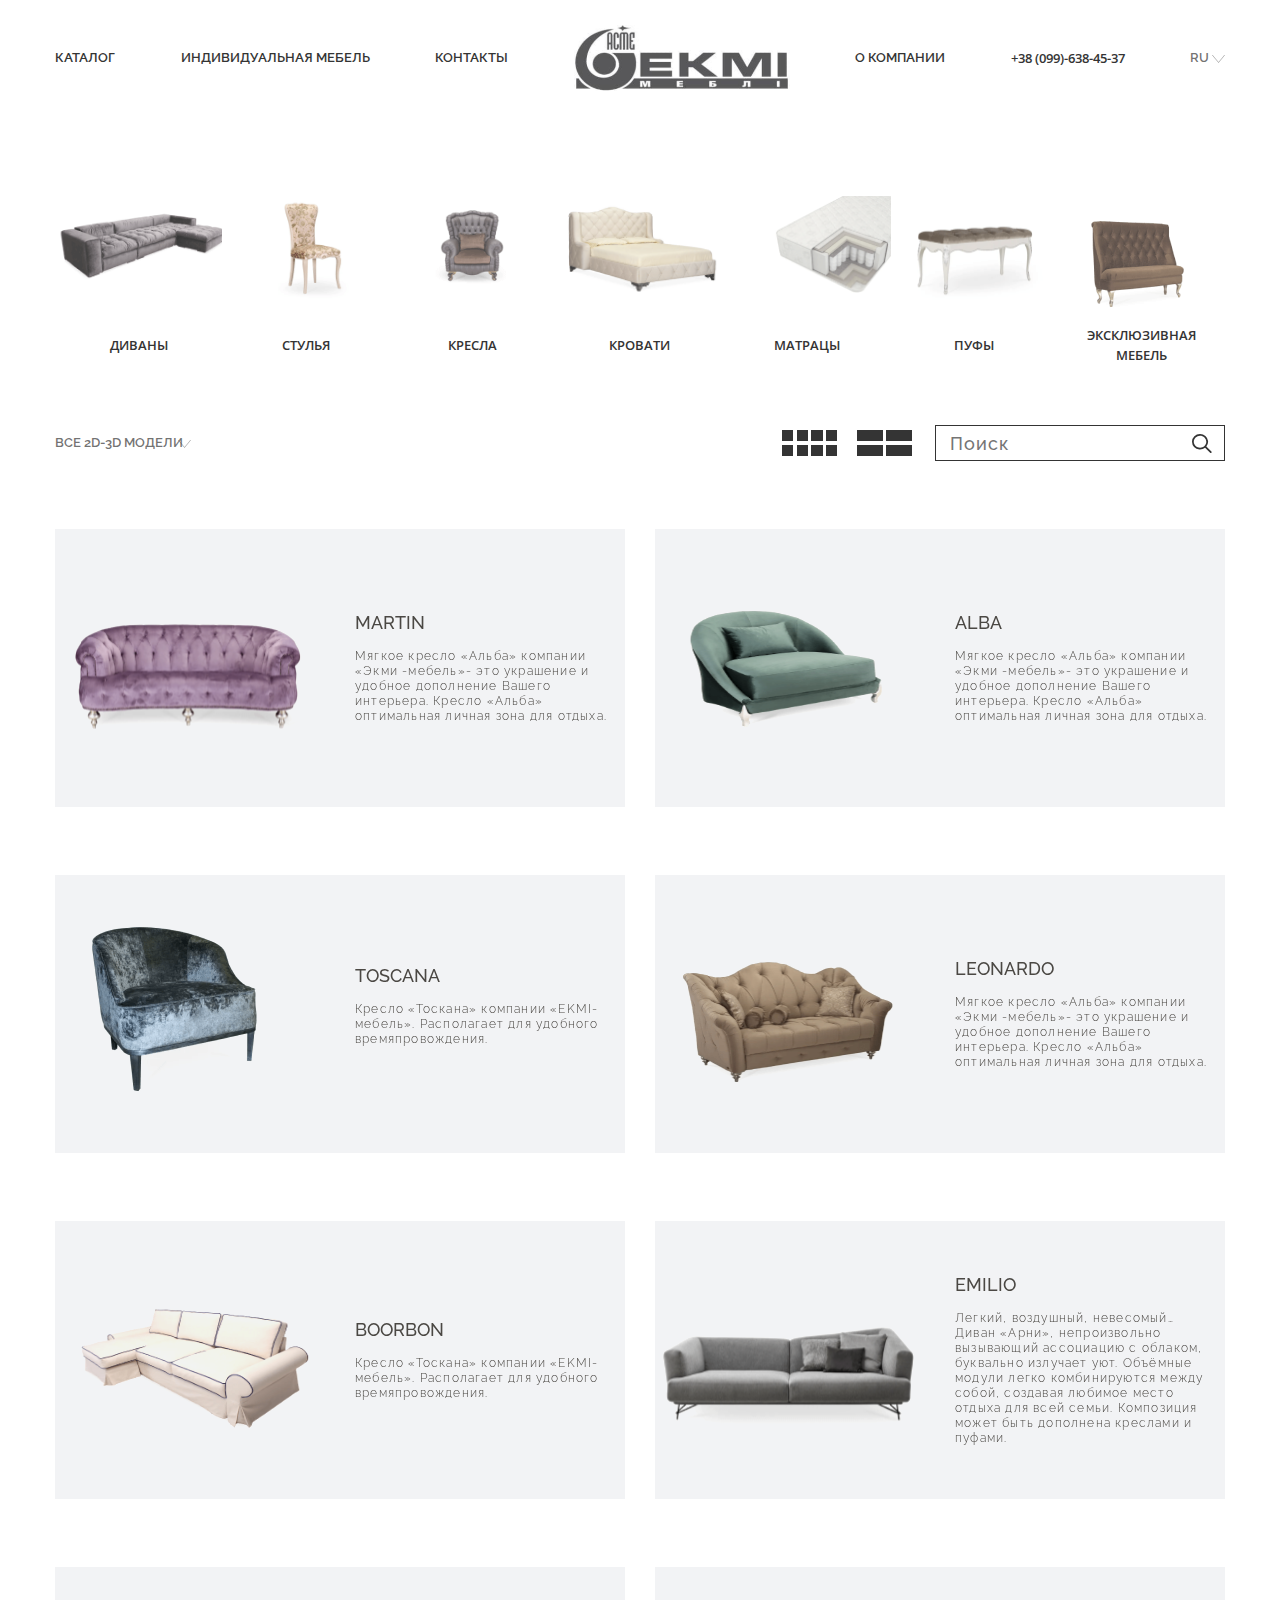
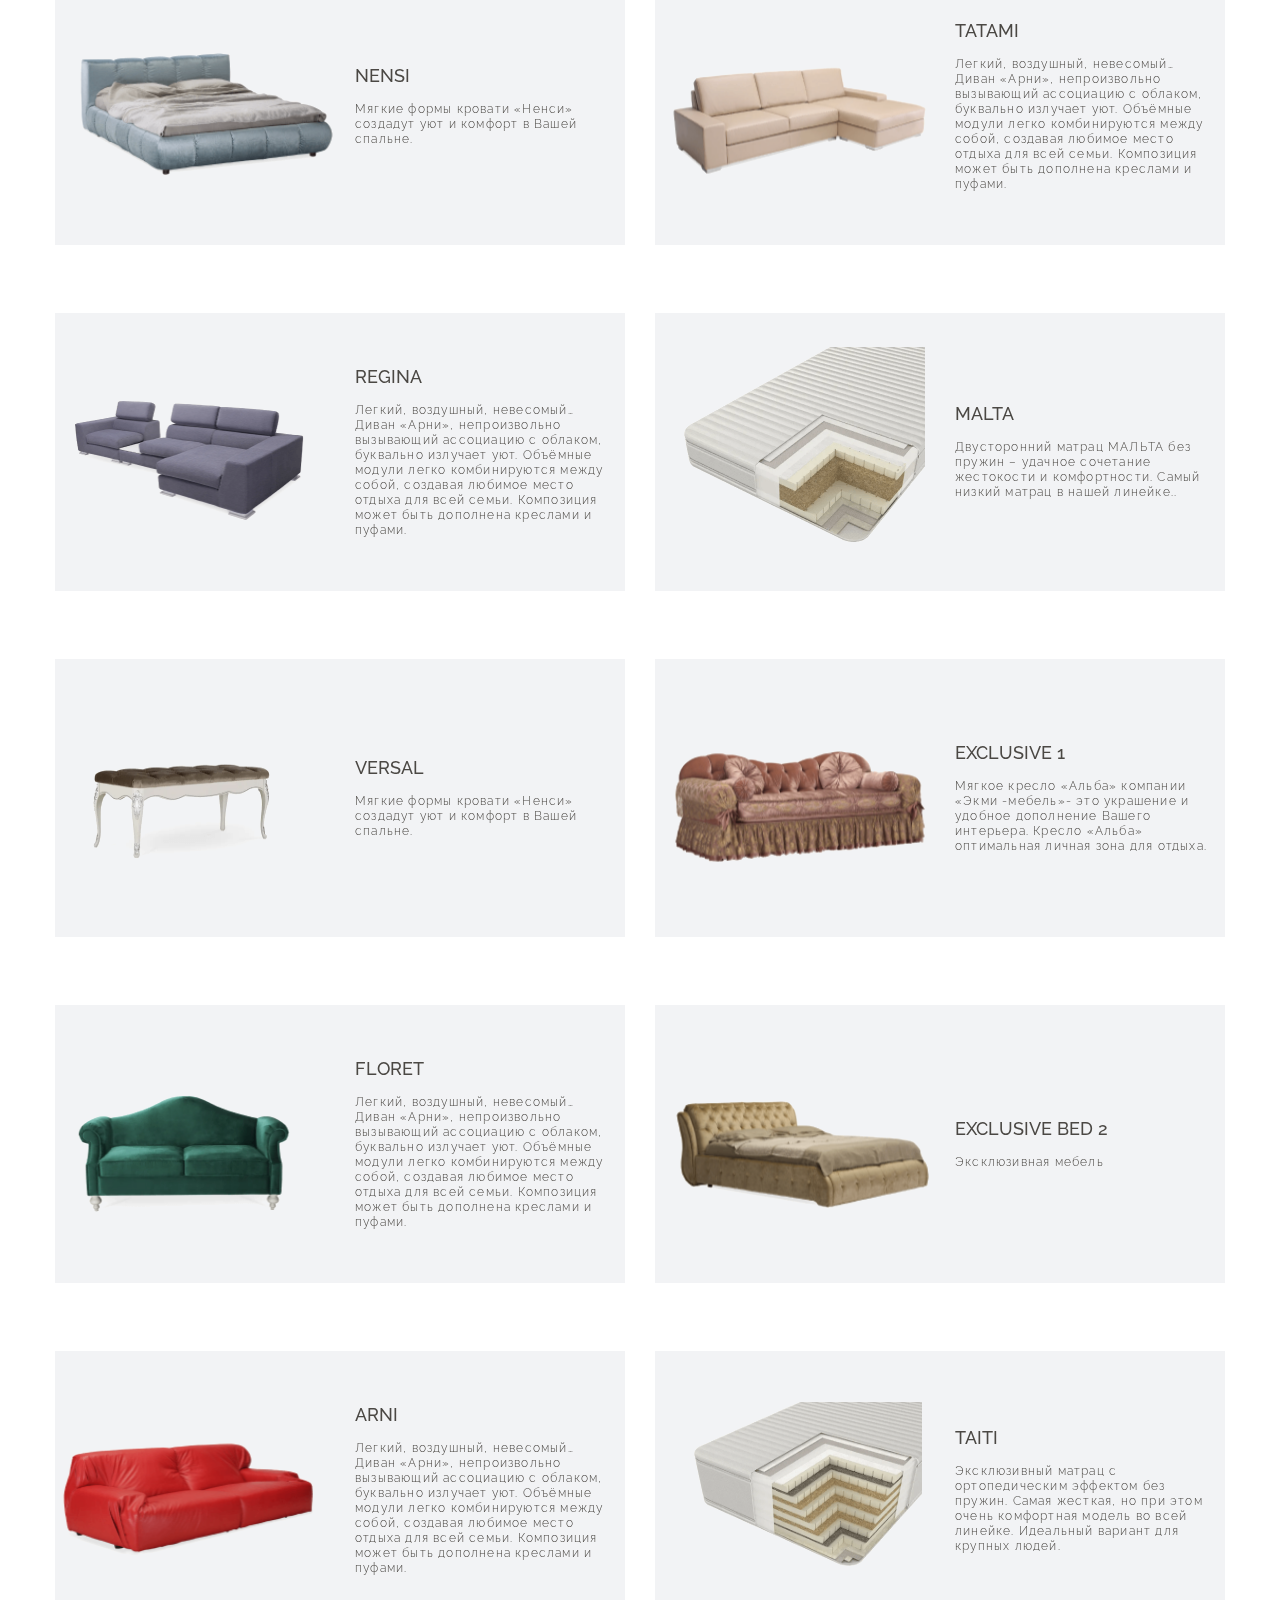
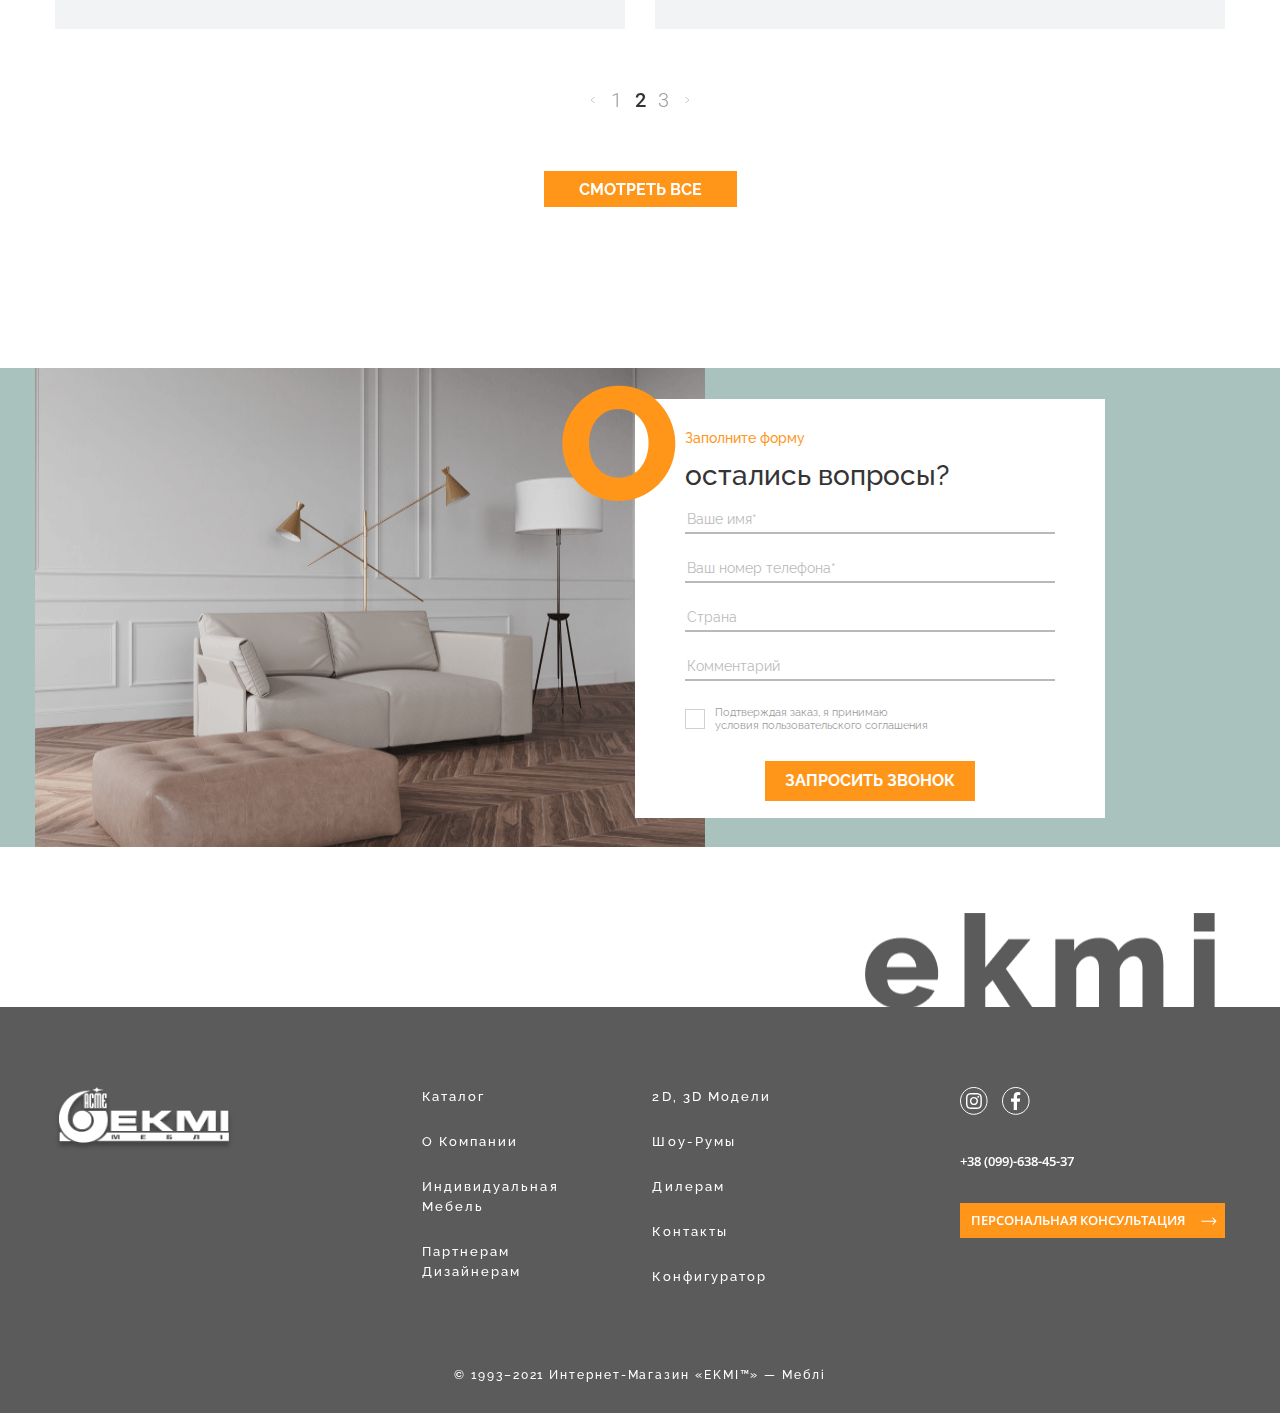
<file: index.html>
<!DOCTYPE html>
<html lang="en">
<head>
    <meta charset="UTF-8">
    <meta http-equiv="X-UA-Compatible" content="IE=edge">
    <meta name="viewport" content="width=device-width, initial-scale=1.0">
    <link rel="stylesheet" href="./css/main.css">
    <title>Ekmi </title>
</head>
<body>
    <header class="header">
        <div class="header__desktop">
            <div class="container header__container">
                <ul class="header__list">
                    <li class="header__item">
                        <a class="header__link" href="#catalog">Каталог</a>
                    </li>
                    
                    <li class="header__item">
                        <a class="header__link" href="#products">Индивидуальная мебель</a>
                    </li>
                    
                    <li class="header__item">
                        <a class="header__link" href="#contact">Контакты</a>
                    </li>
                    
                    <li class="header__item header__item375">
                        <a class="header__link" href="index.html">
                            <img class="header__logo" src="./img/logo.svg" width="216" height="66" alt="Ekmi official logo">
                        </a>
                    </li>
                    
                    <li class="header__item">
                        <a class="header__link" href="#">О компании</a>
                    </li>
                    
                    <li class="header__item header__item375">
                        <a class="header__link header__tel" href="tel:+380996384537">+38 (099)-638-45-37</a>
                    </li>
                    
                    <li class="header__item header__item375">
                        <select class="header__lang">
                            <option class="header__option" value="Ru">RU</option>
                            <option class="header__option" value="Eng">ENG</option>
                        </select>
                    </li>
                    
                </ul>
                <button class="header__close">
                </button>
            </div>
            
            <div class="container">
                <nav id="catalog" class="header__nav">
                    <div class="header__lists">
                        <a href="single.html" class="header__items">
                            <h3 class="header__heading">Диваны</h3>
                        </a>
                        <a class="header__items" href="single.html">
                            <h3 class="header__heading">Стулья</h3>
                        </a>
                        <a class="header__items" href="single.html">
                            <h3 class="header__heading">Кресла</h3>
                        </a>
                        <a class="header__items" href="single.html">
                            <h3 class="header__heading">Кровати</h3>
                        </a>
                        <a class="header__items" href="single.html">
                            <h3 class="header__heading">Матрацы</h3>
                        </a>
                        <a class="header__items" href="single.html">
                            <h3 class="header__heading">пуфы</h3>
                        </a>
                        <a class="header__items" href="single.html">
                            <h3 class="header__heading">Эксклюзивная мебель</h3>
                        </a>
                        
                        <a class="header__items header__items--hidden" href="single.html">
                            <h3 class="header__heading">2D-3D модели</h3>
                        </a>
                        
                        <a class="header__items header__items--hidden" href="single.html">
                            <h3 class="header__heading">Шоу-рум</h3>
                        </a>
                        
                        <a class="header__items header__items--hidden" href="single.html">
                            <h3 class="header__heading">Дилерам</h3>
                        </a>
                        
                        <a class="header__items header__items--hidden" href="single.html">
                            <h3 class="header__heading">Каталог</h3>
                        </a>
                    </div>
                </nav>
                <div class="header__bottom">
                    <select class="header__bottom__select header__lang">
                        <option value="">Все 2D-3D модели</option>
                        <option value="">Все 3D-4D модели</option>
                    </select>
                    <div class="header__bottom-wrapper">
                        <div class="header__button-wrapper">
                            <button class="header__button header__button1"></button>
                            <button class="header__button header__button2"></button>
                        </div>
                        <form class="header__form" action="https://echo.htmlacademy.ru" method="POST">
                            <input class="header__input" type="text" placeholder="Поиск" name="User искал это" required>
                            <button class="header__magnifier"></button>
                        </form>
                        
                        
                    </div>
                </div>
            </div>
        </div>
        
        <div class="header__mobile">
            <div class="container header__mobile__container">
                <div class="header__top">
                    <a href="index.html">
                        <img src="./img/logo.svg" width="111" height="34" alt="Our official logo> Ekmi">
                    </a>
                    <div class="header__top__inner">
                        <select class="header__lang">
                            <option value="ru">RU</option>
                            <option value="en">Eng</option>
                        </select>
                        <a class="header__tel" href="tel:+380996384537">
                            <img src="./img/phone.svg" width="21" height="21" alt="Call us know">
                        </a>
                        <button class="header__hamburger">
                            <img src="./img/hamburger.svg" width="25" height="25" alt="Hmaburger menu">
                        </button>
                    </div>
                </div>
                
                <div class="header-wrapper375">
                    <select class=" header__lang">
                        <option value="Все 2D-3D модели">Все 2D-3D модели</option>
                        <option value="Все 2D-3D модели">Все 3D-4D модели</option>
                    </select>
                    
                    <div class="header__inner-wrapper">
                        <button class="header__button header__button1"></button>
                        <button class="header__button header__button2"></button>
                    </div>
                </div>
                
                <form class="header__form" action="https://echo.htmlacademy.ru">
                    <input type="text" class="header__input" placeholder="Поиск" name="Пользователь ввел это" required>
                    <button class="header__magnifier"></button>
                </form>
            </div> <!-- Header__mobile ends -->
            
            
        </div>
    </header>
    
    <main class="main">
        <section id="products" class="products">
            <div class="container products__container">
                <div class="products__list">
                    <a class="products__item" href="single.html">
                        <div class="products__item-wrapper">
                            <h3 class="products__heading">Martin</h3>
                            <p class="products__text">Мягкое кресло «Альба» компании «Экми -мебель»- это украшение и удобное дополнение Вашего интерьера. Кресло «Альба» оптимальная личная зона для отдыха.</p>
                        </div>
                        <img class="products__img" src="./img/martin.png" width="267" height="106" alt="Martin our best products">
                    </a>
                    
                    <a class="products__item" href="single.html">
                        <div class="products__item-wrapper">
                            <h3 class="products__heading">Alba</h3>
                            <p class="products__text">Мягкое кресло «Альба» компании «Экми -мебель»- это украшение и удобное дополнение Вашего интерьера. Кресло «Альба» оптимальная личная зона для отдыха.</p>
                        </div>
                        <img class="products__img" src="./img/alba.png" width="270" height="245" alt="Alba from our best products">
                    </a>
                    
                    <a class="products__item" href="single.html">
                        <div class="products__item-wrapper">
                            <h3 class="products__heading">Toscana</h3>
                            <p class="products__text">Кресло «Тоскана» компании «EKMI-мебель». Располагает для удобного времяпровождения.</p>
                        </div>
                        <img class="products__img products__img3" src="./img/toscana.png" width="270" height="227" alt="Toscana products with lower price only with us">
                    </a>
                    
                    <a class="products__item" href="single.html">
                        <div class="products__item-wrapper">
                            <h3 class="products__heading">Leonardo</h3>
                            <p class="products__text">Мягкое кресло «Альба» компании «Экми -мебель»- это украшение и удобное дополнение Вашего интерьера. Кресло «Альба» оптимальная личная зона для отдыха.</p>
                        </div>
                        <img class="products__img" src="./img/leonardo.png" width="267" height="176" alt="Leonardo our the most expensive product">
                    </a>
                    
                    <a class="products__item" href="single.html">
                        <div class="products__item-wrapper">
                            <h3 class="products__heading">Boorbon</h3>
                            <p class="products__text">Кресло «Тоскана» компании «EKMI-мебель». Располагает для удобного времяпровождения.</p>
                        </div>
                        <img class="products__img" src="./img/boorbon.png" width="270" height="206" alt="Boorbon our product , we can lower a price">
                    </a>
                    
                    <a class="products__item" href="single.html">
                        <div class="products__item-wrapper">
                            <h3 class="products__heading">Emilio</h3>
                            <p class="products__text">Легкий, воздушный, невесомый… Диван «Арни», непроизвольно вызывающий ассоциацию с облаком,  буквально излучает уют. Объёмные  модули легко комбинируются между собой, создавая любимое место отдыха для всей семьи. Композиция может быть дополнена креслами и пуфами.</p>
                        </div>
                        <img class="products__img" src="./img/emilio.png" width="259" height="170" alt="Emilio, you think it's a name, but its our product with best choices">
                    </a>
                    
                    <a class="products__item" href="single.html">
                        <div class="products__item-wrapper">
                            <h3 class="products__heading">Nensi</h3>
                            <p class="products__text">Мягкие формы кровати «Ненси» создадут уют и комфорт в Вашей спальне.</p>
                        </div>
                        <img class="products__img" src="./img/nensi.png" width="252" height="166" alt="Nensi, if you'll buy it, you made the best decision">
                    </a>
                    
                    <a class="products__item" href="single.html">
                        <div class="products__item-wrapper">
                            <h3 class="products__heading">Tatami</h3>
                            <p class="products__text">Легкий, воздушный, невесомый… Диван «Арни», непроизвольно вызывающий ассоциацию с облаком,  буквально излучает уют. Объёмные  модули легко комбинируются между собой, создавая любимое место отдыха для всей семьи. Композиция может быть дополнена креслами и пуфами.</p>
                        </div>
                        <img class="products__img" src="./img/tatami.png" width="259" height="170" alt="Tatami, i know u smiling, but its our product too, we have the best fantasy">
                    </a>
                    
                    <a class="products__item" href="single.html">
                        <div class="products__item-wrapper">
                            <h3 class="products__heading">Regina</h3>
                            <p class="products__text">Легкий, воздушный, невесомый… Диван «Арни», непроизвольно вызывающий ассоциацию с облаком,  буквально излучает уют. Объёмные  модули легко комбинируются между собой, создавая любимое место отдыха для всей семьи. Композиция может быть дополнена креслами и пуфами.</p>
                        </div>
                        <img class="products__img" src="./img/regina.png" width="267" height="176" alt="Regina , we lowered price to 50%, buy it know">
                    </a>
                    
                    <a class="products__item" href="single.html">
                        <div class="products__item-wrapper">
                            <h3 class="products__heading">Malta</h3>
                            <p class="products__text">Двусторонний матрац МАЛЬТА без пружин – удачное сочетание жестокости и комфортности. Самый низкий матрац в нашей линейке..</p>
                        </div>
                        <img class="products__img products__img10" src="./img/malta.png" width="270" height="209" alt="Malta, the best product we ever have made">
                    </a>
                    
                    <a class="products__item" href="single.html">
                        <div class="products__item-wrapper">
                            <h3 class="products__heading">Versal</h3>
                            <p class="products__text">Мягкие формы кровати «Ненси» создадут уют и комфорт в Вашей спальне.</p>
                        </div>
                        <img class="products__img" src="./img/versal.png" width="267" height="196" alt="Versal, our products limitless">
                    </a>
                    
                    <a class="products__item" href="single.html">
                        <div class="products__item-wrapper">
                            <h3 class="products__heading">Exclusive 1</h3>
                            <p class="products__text">Мягкое кресло «Альба» компании «Экми -мебель»- это украшение и удобное дополнение Вашего интерьера. Кресло «Альба» оптимальная личная зона для отдыха.</p>
                        </div>
                        <img class="products__img" src="./img/korolevskiy.png" width="253" height="166" alt="Exclusive , the best but the most expensive">
                    </a>
                    
                    <a class="products__item" href="single.html">
                        <div class="products__item-wrapper">
                            <h3 class="products__heading">Floret</h3>
                            <p class="products__text">Легкий, воздушный, невесомый… Диван «Арни», непроизвольно вызывающий ассоциацию с облаком,  буквально излучает уют. Объёмные  модули легко комбинируются между собой, создавая любимое место отдыха для всей семьи. Композиция может быть дополнена креслами и пуфами.</p>
                        </div>
                        <img class="products__img" src="./img/floret.png" width="270" height="184" alt="Floret, products, soft, cheap">
                    </a>
                    
                    <a class="products__item" href="single.html">
                        <div class="products__item-wrapper">
                            <h3 class="products__heading">Exclusive bed 2</h3>
                            <p class="products__text">Эксклюзивная мебель</p>
                        </div>
                        <img class="products__img" src="./img/exclusive.png" width="256" height="168" alt="Exclusive second products">
                    </a>
                    
                    <a class="products__item" href="single.html">
                        <div class="products__item-wrapper">
                            <h3 class="products__heading">Arni</h3>
                            <p class="products__text">Легкий, воздушный, невесомый… Диван «Арни», непроизвольно вызывающий ассоциацию с облаком,  буквально излучает уют. Объёмные  модули легко комбинируются между собой, создавая любимое место отдыха для всей семьи. Композиция может быть дополнена креслами и пуфами.</p>
                        </div>
                        <img class="products__img" src="./img/arni.png" width="257" height="170" alt="Arni soft , cheapest">
                    </a>
                    
                    <a class="products__item" href="single.html">
                        <div class="products__item-wrapper">
                            <h3 class="products__heading">Taiti</h3>
                            <p class="products__text">Эксклюзивный матрац с ортопедическим эффектом без пружин. Самая жесткая, но при этом очень комфортная модель во всей линейке. Идеальный вариант для крупных людей.</p>
                        </div>
                        <img class="products__img" src="./img/taiti.png" width="267" height="194" alt="Taiti, the best names we have ever thinked">
                    </a>
                </div>
                
                <div class="products-wrapper">
                    <button class="products__btn products__arrow"></button>
                    <button class="products__btn products__btn375"><span class="products__span">1</span></button>
                    <button class="products__btn products__btn--active"><span class="products__span">2</span></button>
                    <button class="products__btn"><span class="products__span">3</span></button>
                    <button class="products__btn products__arrow"></button>
                </div>
                <a class="products__link" href="#">смотреть все</a>
            </div>
        </section>
        
        <section id="contact" class="connect">
            <div class="container connect__container">
                <div class="connect__inner">
                    <h2 class="connect__heading">остались вопросы?</h2>
                    <h3 class="connect__inner__heading">Заполните форму</h3>
                    
                    <form  class="connect__form" action="https://echo.htmlacademy.ru">
                        <label for="name"></label>
                        <input class="connect__name" id="name" type="text" name="Entered username is" placeholder="Ваше имя*" minlength="3" required>
                        
                        <label for="tnumber"></label>
                        <input class="connect__phone" id="tnumber" type="tel" name="Entered phone number is" placeholder="Ваш номер телефона*" minlength="12" required>
                        
                        <label for="ip"></label>
                        <input class="connect__location" type="text"  id="ip" name="Entered country, process to find IP:address" placeholder="Страна" minlength="3" required>
                        
                        <label for="opinion"></label>
                        <input class="connect__location" type="text" id="opinion" name="User entered a text" placeholder="Комментарий">
                        
                        <label class="connect__click">
                            <input class="connect__checkbox" id="checkbox" type="checkbox" name="Privacy Policy has accepted" required>
                            <span class="connect__verify">Подтверждая заказ, я принимаю условия пользовательского соглашения</span>
                        </label>
                        
                        <button class="connect__btn">запросить звонок</button>
                    </form>
                </div>
                
            </div>
        </section>
    </main>
    
    
    
    <footer class="footer">
        <div class="container footer__container">
            <div class="footer__main">
                <div class="footer__list">
                    <div class="footer__item footer__item-logo">
                        <a href="#">
                            <img class="footer__logo" src="./img/logof.svg" width="178" height="64" alt="">
                        </a>
                    </div>
                    <div class="footer__item--together">
                        <div class="footer__item footer__item-nav">
                            <a class="footer__link" href="#">Каталог</a>
                            <a class="footer__link" href="#">о компании</a>
                            <a class="footer__link" href="#">Индивидуальная мебель</a>
                            <a class="footer__link" href="#">Партнерам дизайнерам</a>
                        </div>
                        <div class="footer__item footer__item-nav">
                            <a class="footer__link" href="#">2D, 3D модели</a>
                            <a class="footer__link" href="#">Шоу-румы</a>
                            <a class="footer__link" href="#">Дилерам</a>
                            <a class="footer__link" href="#">Контакты</a>
                            <a class="footer__link" href="#">Конфигуратор</a>
                        </div>
                    </div>
                    <div class="footer__wrapper">
                        <div class="footer__item footer__right">
                            <div class="footer__inner">
                                <a class="footer__ins" href="#">
                                    <img src="./img/ins.svg" width="28" height="28" alt="instagram our best choice , follow us to know more">
                                </a>
                                <a href="#">
                                    <img class="footer__fb" src="./img/fb.svg" width="28" height="28" alt="Facebook, we have some relationship too">
                                </a>
                            </div>
                            <a class="footer__tel" href="tel:380996384537">+38 (099)-638-45-37</a>
                        </div>
                        <div class="footer__item">
                            <button class="footer__btn">Персональная консультация</button>
                        </div>
                    </div>
                </div>
                <p class="footer__text">© 1993–2021 Интернет-магазин «EKMI™» — меблі</p>
            </div>
        </div>
    </footer>
    
    <script src="./js/main.js"></script>
</body>
</html>
</file>
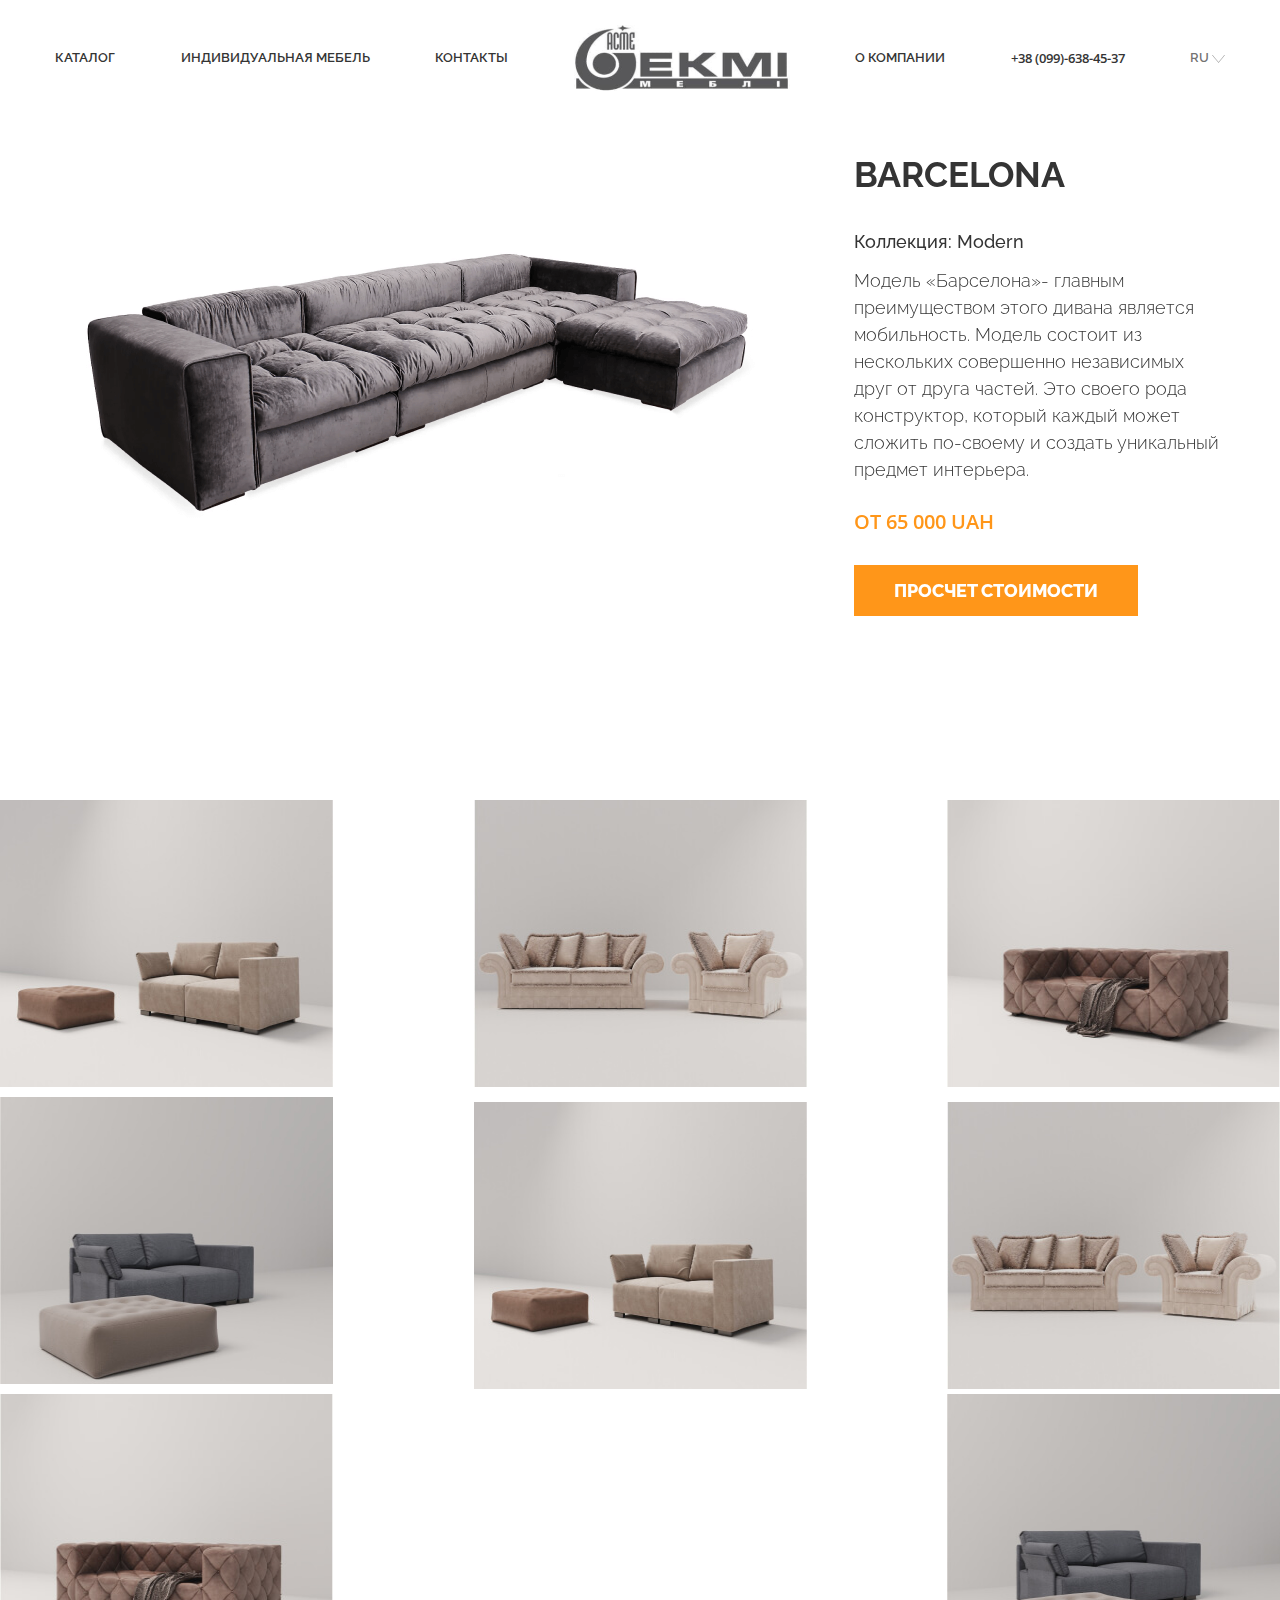
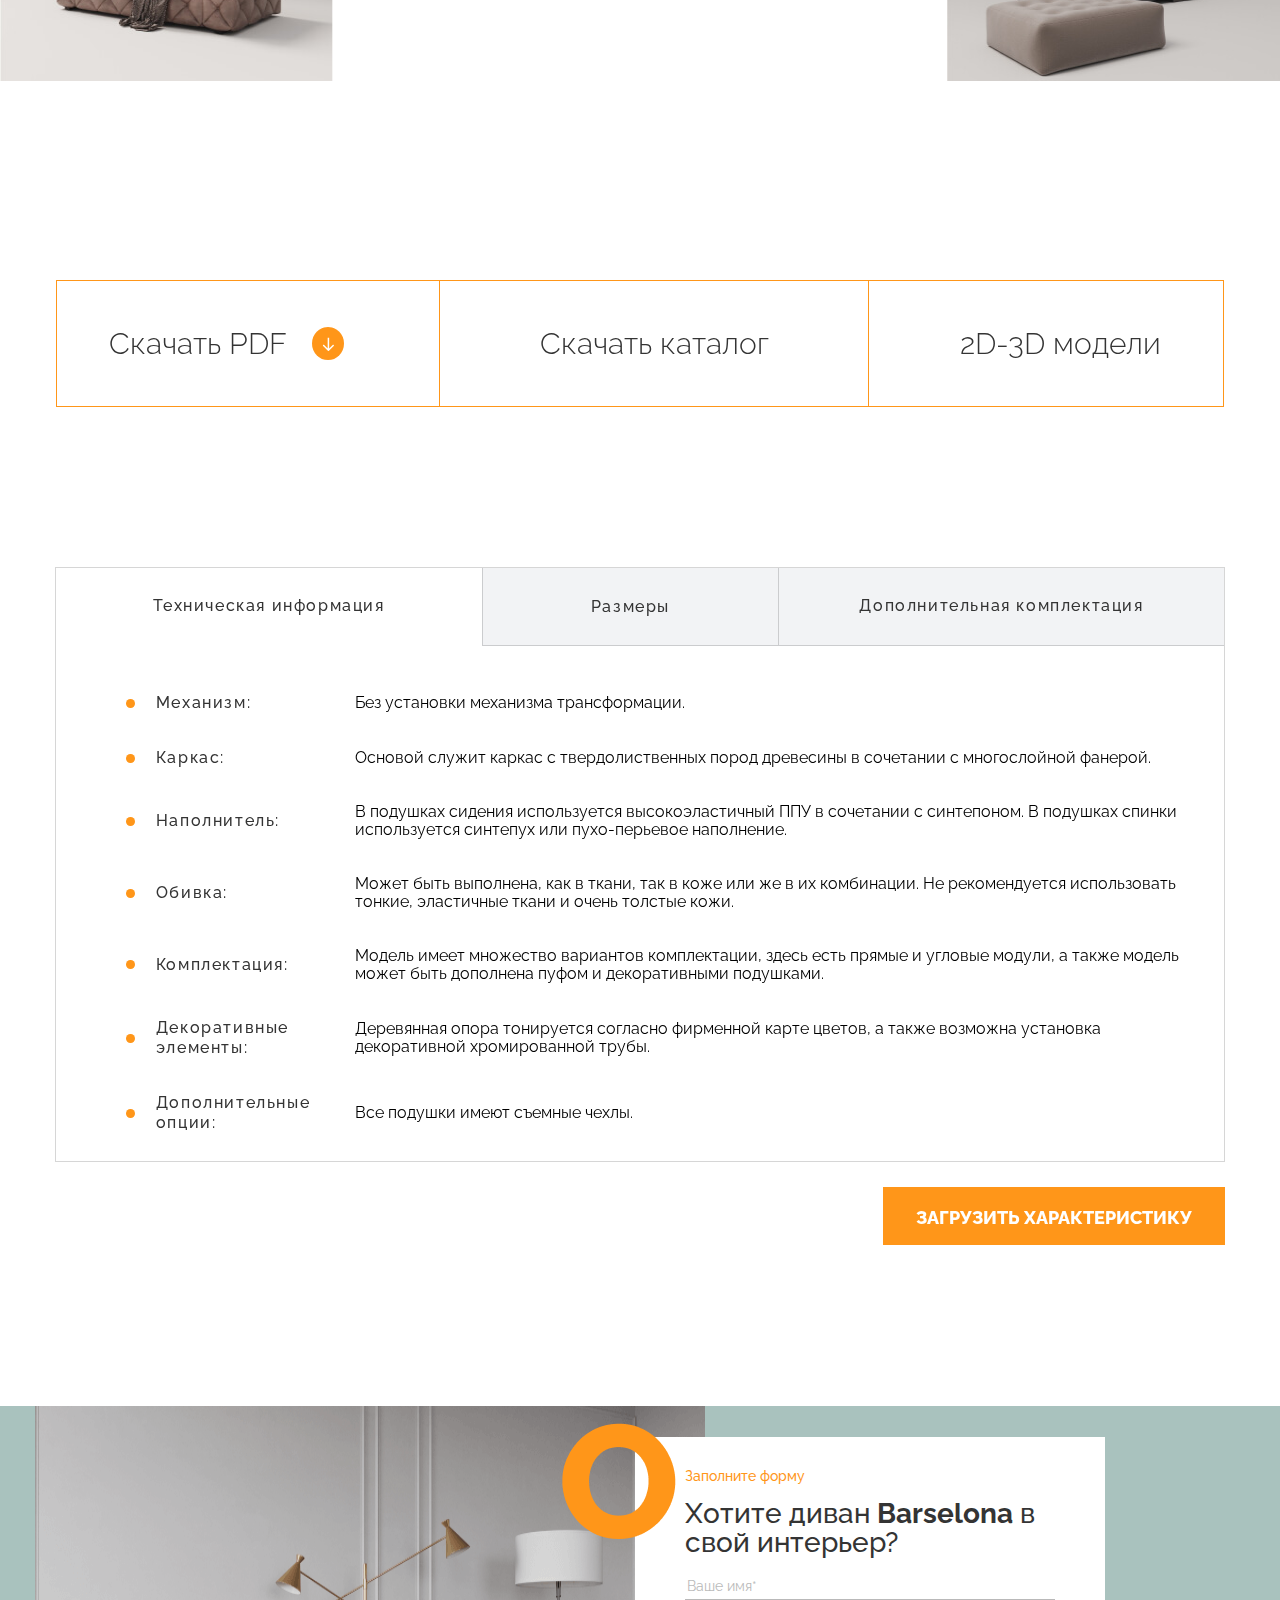
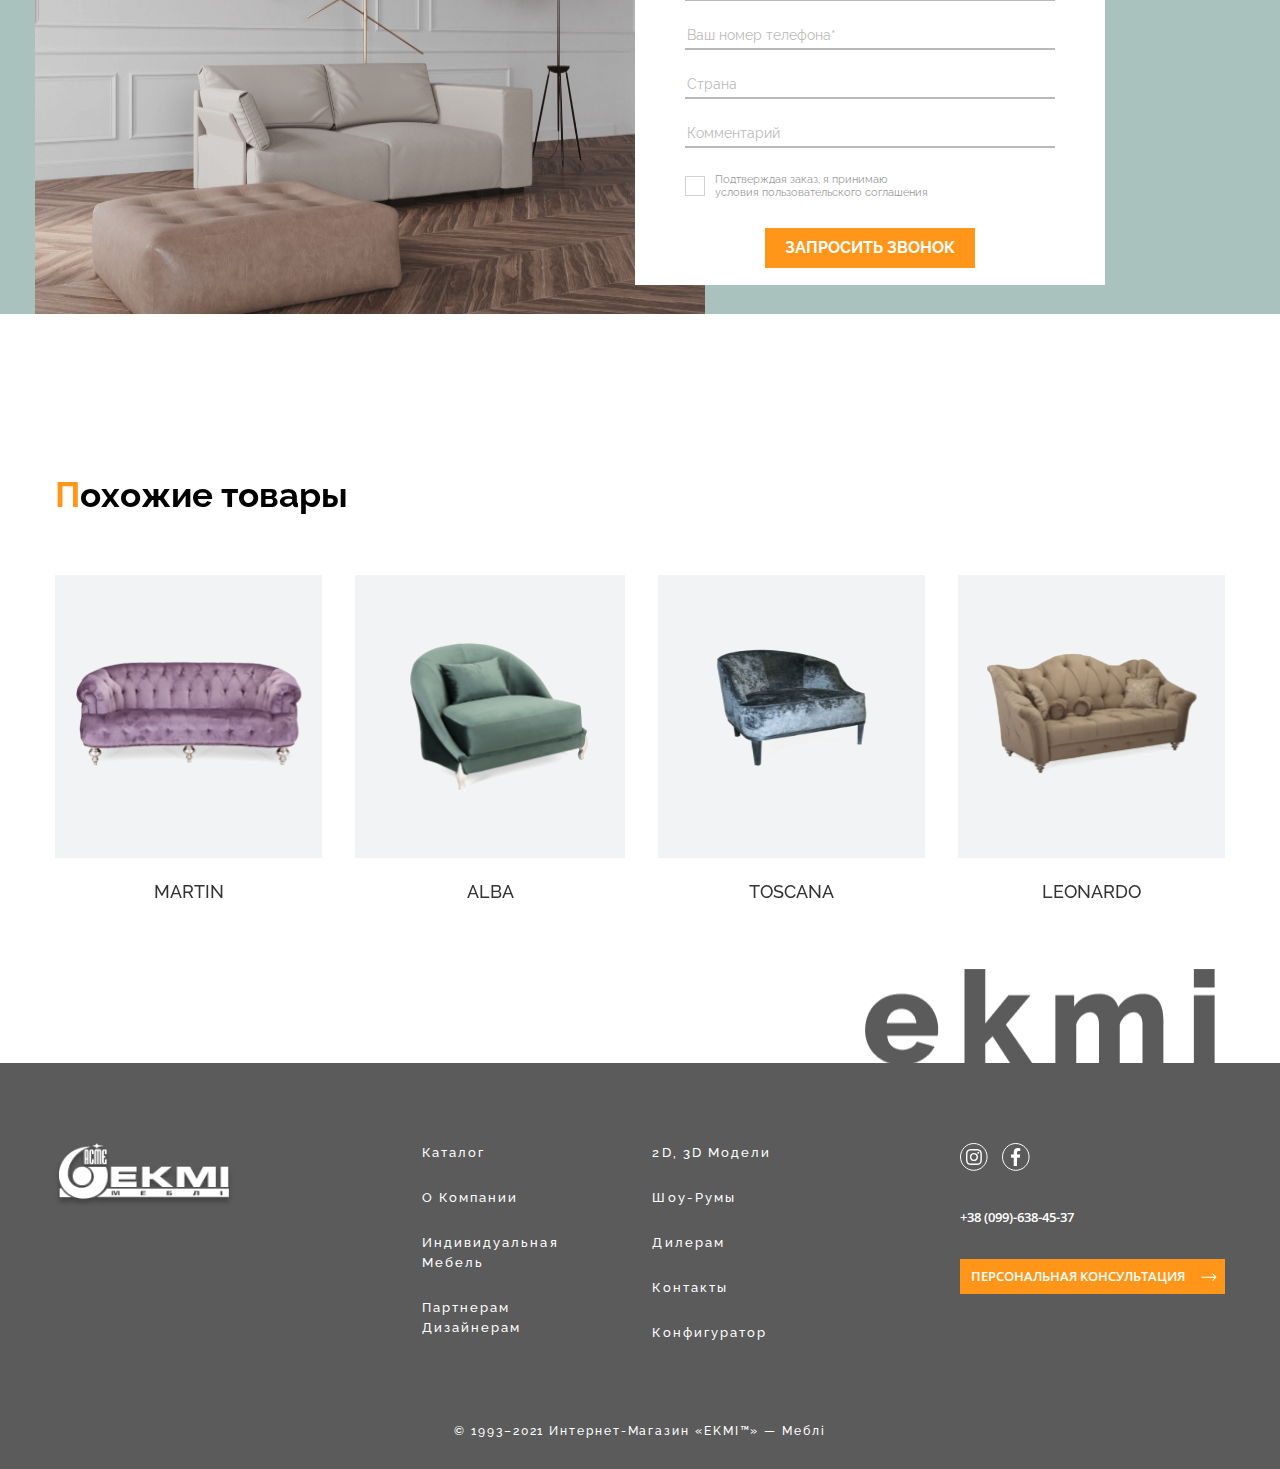
<file: single.html>
<!DOCTYPE html>
<html lang="en">
<head>
    <meta charset="UTF-8">
    <meta http-equiv="X-UA-Compatible" content="IE=edge">
    <meta name="viewport" content="width=device-width, initial-scale=1.0">
    <link rel="stylesheet" href="./css/main.css">
    <title>Ekmi</title>
</head>
<body>
    <header class="header">
        <div class="header__desktop">
            <div class="container header__container">
                <ul class="header__list">
                    <li class="header__item">
                        <a class="header__link" href="#">Каталог</a>
                    </li>
                    
                    <li class="header__item">
                        <a class="header__link" href="#">Индивидуальная мебель</a>
                    </li>
                    
                    <li class="header__item">
                        <a class="header__link" href="#">Контакты</a>
                    </li>
                    
                    <li class="header__item header__item375">
                        <a class="header__link" href="index.html">
                            <img class="header__logo" src="./img/logo.svg" width="216" height="66" alt="Ekmi official logo">
                        </a>
                    </li>
                    
                    <li class="header__item">
                        <a class="header__link" href="#">О компании</a>
                    </li>
                    
                    <li class="header__item header__item375">
                        <a class="header__link header__tel" href="tel:+380996384537">+38 (099)-638-45-37</a>
                    </li>
                    
                    <li class="header__item header__item375">
                        <select class="header__lang">
                            <option class="header__option" value="Ru">RU</option>
                            <option class="header__option" value="Eng">ENG</option>
                        </select>
                    </li>
                    
                </ul>
                <button class="header__close">
                </button>
            </div>
            
            <div class="container">
                <nav class="header__navs">
                    <ul class="header__lists">
                        <li class="header__items">
                            <a class="header__links" href="#">
                                <h3 class="header__heading">Диваны</h3>
                            </a>
                        </li>
                        <li class="header__items">
                            <a class="header__links" href="#">
                                <h3 class="header__heading">Стулья</h3>
                            </a>
                        </li>
                        <li class="header__items">
                            <a class="header__links" href="#">
                                <h3 class="header__heading">Кресла</h3>
                            </a>
                        </li>
                        <li class="header__items">
                            <a class="header__links" href="#">
                                <h3 class="header__heading">Кровати</h3>
                            </a>
                        </li>
                        <li class="header__items">
                            <a class="header__links" href="#">
                                <h3 class="header__heading">Матрацы</h3>
                            </a>
                        </li>
                        <li class="header__items">
                            <a class="header__links" href="#">
                                <h3 class="header__heading">пуфы</h3>
                            </a>
                        </li>
                        <li class="header__items">
                            <a class="header__links" href="#">
                                <h3 class="header__heading">Эксклюзивная мебель</h3>
                            </a>
                        </li>
                        
                        <li class="header__items header__items--hidden">
                            <a class="header__links" href="#">
                                <h3 class="header__heading">2D-3D модели</h3>
                            </a>
                        </li>
                        
                        <li class="header__items header__items--hidden">
                            <a class="header__links" href="#">
                                <h3 class="header__heading">Шоу-рум</h3>
                            </a>
                        </li>
                        
                        <li class="header__items header__items--hidden">
                            <a class="header__links" href="#">
                                <h3 class="header__heading">Дилерам</h3>
                            </a>
                        </li>
                        
                        <li class="header__items header__items--hidden">
                            <a class="header__links" href="#">
                                <h3 class="header__heading">Каталог</h3>
                            </a>
                        </li>
                    </ul>
                </nav>
                
            </div>
        </div>
        
        <div class="header__mobile">
            <div class="container header__mobile__container">
                <div class="header__top">
                    <a href="index.html">
                        <img src="./img/logo.svg" width="111" height="34" alt="Ekmi logo official">
                    </a>
                    <div class="header__top__inner">
                        <select class="header__lang">
                            <option value="ru">RU</option>
                            <option value="en">Eng</option>
                        </select>
                        <a class="header__tel" href="tel:+380996384537">
                            <img src="./img/phone.svg" width="21" height="21" alt="Phone , you can call us">
                        </a>
                        <button class="header__hamburger">
                            <img src="./img/hamburger.svg" width="25" height="25" alt="Hamburger menu">
                        </button>
                    </div>
                </div>
                
            </div> <!-- Header__mobile ends -->
        </div>
    </header>
    
    <main class="main">
        <section class="hero">
            <div class="container hero__container">
                <div class="hero__inner">
                    <h2 class="hero__heading">Barcelona</h2>
                    <h3 class="hero__heading2">Коллекция: Modern</h3>
                    <p class="hero__text">Модель «Барселона»- главным преимуществом этого дивана является мобильность. Модель состоит из нескольких совершенно независимых друг от друга частей. Это своего рода конструктор, который каждый может сложить по-своему и создать уникальный предмет интерьера.</p>
                    <span class="hero__span">от 65 000 uah</span>
                    <button class="hero__btn">просчет стоимости</button>
                </div>
                <img class="hero__img" src="./img/barcelona.png" width="732" height="380" alt="Barcelona , our best product here">
            </div>
        </section>
        
        <section class="catalog">
            <h2 class="visually-hidden">Catalogs</h2>
            <div class="huge-container catalog__container">
                <div class="catalog__content">
                    <img class="catalog__img" src="./img/sofa1.jpg" width="335" height="287" alt="Yumshoqqina klassik usuldagi divan">
                    <img class="catalog__img" src="./img/sofa2.jpg" width="335" height="287" alt="Bir kishilik va kishilik bo'lgan yangi ususldai divan">
                    <img class="catalog__img" src="./img/sofa3.jpg" width="335" height="287" alt="Jigarrang rangli, ko'zni qamashtiradigan yaltirab turgan divan">
                    <img class="catalog__img" src="./img/sofa4.jpg" width="335" height="287" alt="Odiiygina ranglar uyg'unligi bo'lsa ham juda sodda va oddiy ko'rinishga ega bo'lgan divan">
                    <img class="catalog__img" src="./img/sofa1.jpg" width="335" height="287" alt="Yumshoqqina klassik usuldagi divan">
                    <img class="catalog__img" src="./img/sofa2.jpg" width="335" height="287" alt="Bir kishilik va kishilik bo'lgan yangi ususldai divan">
                    <img class="catalog__img" src="./img/sofa3.jpg" width="335" height="287" alt="Jigarrang rangli, ko'zni qamashtiradigan yaltirab turgan divan">
                    <img class="catalog__img" src="./img/sofa4.jpg" width="335" height="287" alt="Odiiygina ranglar uyg'unligi bo'lsa ham juda sodda va oddiy ko'rinishga ega bo'lgan divan">
                </div>
            </div>
        </section>
        
        <div class="container">
            <section class="download">
                <button class="download__btn download__pdf">Скачать PDF</button>
                <button class="download__btn">Скачать каталог</button>
                <button class="download__btn">2D-3D модели</button>
            </section>
            
            <section class="info">
                <div class="info__box">
                    <div class="info__top">
                        <button class="info__top__btn info__top__btn--active">Техническая информация</button>
                        <button class="info__top__btn">Размеры</button>
                        <button class="info__top__btn">Дополнительная комплектация</button>
                    </div>
                    <ul class="info__list">
                        <li class="info__item">
                            <div class="info__inner">
                                <h4 class="info__heading">Механизм:</h4>
                                <p class="info__text">Без установки механизма трансформации.</p>
                            </div>
                        </li>
                        <li class="info__item">
                            <div class="info__inner">
                                <h4 class="info__heading">Каркас:</h4>
                                <p class="info__text">Основой служит каркас с твердолиственных пород древесины в сочетании с  многослойной фанерой.</p>
                            </div>
                        </li>
                        <li class="info__item">
                            <div class="info__inner">
                                <h4 class="info__heading">Наполнитель:</h4>
                                <p class="info__text">В подушках сидения используется высокоэластичный ППУ в сочетании с синтепоном. В подушках спинки используется синтепух или пухо-перьевое наполнение.</p>
                            </div>
                        </li>
                        <li class="info__item">
                            <div class="info__inner">
                                <h4 class="info__heading">Обивка:</h4>
                                <p class="info__text">Может быть выполнена, как в ткани, так в коже или же в их комбинации. Не рекомендуется использовать тонкие, эластичные ткани и очень толстые кожи.</p>
                            </div>
                        </li>
                        <li class="info__item">
                            <div class="info__inner">
                                <h4 class="info__heading">Комплектация:</h4>
                                <p class="info__text">Модель имеет множество вариантов комплектации, здесь есть прямые и угловые модули, а также модель может  быть дополнена пуфом и декоративными подушками.</p>
                            </div>
                        </li>
                        <li class="info__item">
                            <div class="info__inner">
                                <h4 class="info__heading">Декоративные элементы: </h4>
                                <p class="info__text">Деревянная опора тонируется согласно фирменной карте цветов, а также возможна установка декоративной хромированной трубы.</p>
                            </div>
                        </li>
                        <li class="info__item">
                            <div class="info__inner">
                                <h4 class="info__heading">Дополнительные опции: </h4>
                                <p class="info__text">Все подушки имеют съемные чехлы.</p>
                            </div>
                        </li>
                    </ul>
                </div>
                
                <button class="info__btn">загрузить характеристику</button>
            </section>
        </div>
        
        <section class="connect">
            <div class="container connect__container">
                <div class="connect__inner">
                    <h2 class="connect__heading">Хотите диван <strong>Barselona</strong> в свой интерьер?</h2>
                    <h3 class="connect__inner__heading">Заполните форму</h3>
                    
                    <form  class="connect__form" action="https://echo.htmlacademy.ru">
                        <label for="name"></label>
                        <input class="connect__name" id="name" type="text" name="Entered username is" placeholder="Ваше имя*" minlength="3" required>
                        
                        <label for="tnumber"></label>
                        <input class="connect__phone" id="tnumber" type="tel" name="Entered phone number is" placeholder="Ваш номер телефона*" minlength="12" required>
                        
                        <label for="ip"></label>
                        <input class="connect__location" type="text"  id="ip" name="Entered country, process to find IP:address" placeholder="Страна" minlength="3" required>
                        
                        <label for="opinion"></label>
                        <input class="connect__location" type="text" id="opinion" name="User entered a text" placeholder="Комментарий">
                        
                        <label class="connect__click">
                            <input class="connect__checkbox" id="checkbox" type="checkbox" name="Privacy Policy has accepted" required>
                            <span class="connect__verify">Подтверждая заказ, я принимаю условия пользовательского соглашения</span>
                        </label>
                        
                        <button class="connect__btn">запросить звонок</button>
                    </form>
                </div>
                
            </div>
        </section>
        
        <section class="add">
            <div class="container add__container">
                <h2 class="add__heading"><span class="add__span">П</span>охожие товары</h2>
                
                <div class="add__box">
                    <div class="add__list">
                        <a class="add__item" href="single.html">
                            <h3 class="add__headings">Martin</h3>
                            <div class="add__inner">
                                <img src="./img/martinsingle.png" width="267" height="176" alt="Martin divani o'tiring va zavqlaning, arzon narxlarda">
                            </div>
                        </a>
                        
                        <a class="add__item" href="single.html">
                            <h3 class="add__headings">Alba</h3>
                            <div class="add__inner add__inner2">
                                <img src="./img/albasingle.png" width="270" height="245" alt="Alba bizning yana bir eng sifatli mahsulotlarimizdan biri">
                            </div>
                        </a>
                        
                        <a class="add__item" href="single.html">
                            <h3 class="add__headings">Toscana</h3>
                            <div class="add__inner">
                                <img src="./img/toscanasingle.png" width="267" height="176" alt="Toscana eng arzon narxdagi sifatli mahsulotimizdir">
                            </div>
                        </a>
                        
                        <a class="add__item" href="single.html">
                            <h3 class="add__headings">Leonardo</h3>
                            <div class="add__inner">
                                <img src="./img/leonardosingle.png" width="267" height="176" alt="Leonardo eng qimmat bo'lsada juda sifatli mahsulot shinamligi bo'yicha juda mashxur">
                            </div>
                        </a>
                    </div>
                </div>
            </div>  
        </section>
    </main>
    
    <footer class="footer">
        <div class="container footer__container">
            <div class="footer__main">
                <div class="footer__list">
                    <div class="footer__item footer__item-logo">
                        <a href="#">
                            <img class="footer__logo" src="./img/logof.svg" width="178" height="64" alt="Ekmi official logo">
                        </a>
                    </div>
                    <div class="footer__item--together">
                        <div class="footer__item footer__item-nav">
                            <a class="footer__link" href="#">Каталог</a>
                            <a class="footer__link" href="#">о компании</a>
                            <a class="footer__link" href="#">Индивидуальная мебель</a>
                            <a class="footer__link" href="#">Партнерам дизайнерам</a>
                        </div>
                        <div class="footer__item footer__item-nav">
                            <a class="footer__link" href="#">2D, 3D модели</a>
                            <a class="footer__link" href="#">Шоу-румы</a>
                            <a class="footer__link" href="#">Дилерам</a>
                            <a class="footer__link" href="#">Контакты</a>
                            <a class="footer__link" href="#">Конфигуратор</a>
                        </div>
                    </div>
                    <div class="footer__wrapper">
                        <div class="footer__item footer__right">
                            <div class="footer__inner">
                                <a class="footer__ins" href="#">
                                    <img src="./img/ins.svg" width="28" height="28" alt="instagram our best choice , follow us to know more">
                                </a>
                                <a href="#">
                                    <img class="footer__fb" src="./img/fb.svg" width="28" height="28" alt="Facebook, we have some relationship too">
                                </a>
                            </div>
                            <a class="footer__tel" href="tel:380996384537">+38 (099)-638-45-37</a>
                        </div>
                        <div class="footer__item">
                            <button class="footer__btn">Персональная консультация</button>
                        </div>
                    </div>
                </div>
                <p class="footer__text">© 1993–2021 Интернет-магазин «EKMI™» — меблі</p>
            </div>
        </div>
    </footer>
    
    <script src="./js/main.js" defer></script>
</body>
</html>
</file>
<file: css/main.css>
@font-face{font-family:'Raleway';font-style:normal;font-weight:300;src:url("../fonts/raleway-v26-latin_cyrillic-ext-300.woff2") format("woff2"),url("../fonts/raleway-v26-latin_cyrillic-ext-300.woff") format("woff")}@font-face{font-family:'Raleway';font-style:normal;font-weight:400;src:url("../fonts/raleway-v26-latin_cyrillic-ext-regular.woff2") format("woff2"),url("../fonts/raleway-v26-latin_cyrillic-ext-regular.woff") format("woff")}@font-face{font-family:'Raleway';font-style:normal;font-weight:500;src:url("../fonts/raleway-v26-latin_cyrillic-ext-500.woff2") format("woff2"),url("../fonts/raleway-v26-latin_cyrillic-ext-500.woff") format("woff")}@font-face{font-family:'Raleway';font-style:normal;font-weight:600;src:url("../fonts/raleway-v26-latin_cyrillic-ext-600.woff2") format("woff2"),url("../fonts/raleway-v26-latin_cyrillic-ext-600.woff") format("woff")}@font-face{font-family:'Raleway';font-style:normal;font-weight:700;src:url("../fonts/raleway-v26-latin_cyrillic-ext-700.woff2") format("woff2"),url("../fonts/raleway-v26-latin_cyrillic-ext-700.woff") format("woff")}@font-face{font-family:'Raleway';font-style:normal;font-weight:800;src:url("../fonts/raleway-v26-latin_cyrillic-ext-800.woff2") format("woff2"),url("../fonts/raleway-v26-latin_cyrillic-ext-800.woff") format("woff")}@font-face{font-family:'Open Sans';font-style:normal;font-weight:400;src:url("../fonts/open-sans-v28-latin_cyrillic-ext-regular.woff2") format("woff2"),url("../fonts/open-sans-v28-latin_cyrillic-ext-regular.woff") format("woff")}@font-face{font-family:'Open Sans';font-style:normal;font-weight:600;src:url("../fonts/open-sans-v28-latin_cyrillic-ext-600.woff2") format("woff2"),url("../fonts/open-sans-v28-latin_cyrillic-ext-600.woff") format("woff")}@font-face{font-family:'Roboto';font-style:normal;font-weight:300;src:url("../fonts/roboto-v29-latin-300.woff2") format("woff2"),url("../fonts/roboto-v29-latin-300.woff") format("woff")}@font-face{font-family:'Roboto';font-style:normal;font-weight:500;src:url("../fonts/roboto-v29-latin-500.woff2") format("woff2"),url("../fonts/roboto-v29-latin-500.woff") format("woff")}@font-face{font-family:'Roboto';font-style:normal;font-weight:700;src:url("../fonts/roboto-v29-latin-700.woff2") format("woff2"),url("../fonts/roboto-v29-latin-700.woff") format("woff")}/*! normalize.css v8.0.1 | MIT License | github.com/necolas/normalize.css */html{line-height:1.15;-webkit-text-size-adjust:100%}body{margin:0}main{display:block}h1{font-size:2em;margin:.67em 0}hr{-webkit-box-sizing:content-box;box-sizing:content-box;height:0;overflow:visible}pre{font-family:monospace, monospace;font-size:1em}a{background-color:transparent}abbr[title]{border-bottom:none;text-decoration:underline;-webkit-text-decoration:underline dotted;text-decoration:underline dotted}b,strong{font-weight:bolder}code,kbd,samp{font-family:monospace, monospace;font-size:1em}small{font-size:80%}sub,sup{font-size:75%;line-height:0;position:relative;vertical-align:baseline}sub{bottom:-.25em}sup{top:-.5em}img{border-style:none}button,input,optgroup,select,textarea{font-family:inherit;font-size:100%;line-height:1.15;margin:0}button,input{overflow:visible}button,select{text-transform:none}[type=button],[type=reset],[type=submit],button{-webkit-appearance:button}[type=button]::-moz-focus-inner,[type=reset]::-moz-focus-inner,[type=submit]::-moz-focus-inner,button::-moz-focus-inner{border-style:none;padding:0}[type=button]:-moz-focusring,[type=reset]:-moz-focusring,[type=submit]:-moz-focusring,button:-moz-focusring{outline:1px dotted ButtonText}fieldset{padding:.35em .75em .625em}legend{-webkit-box-sizing:border-box;box-sizing:border-box;color:inherit;display:table;max-width:100%;padding:0;white-space:normal}progress{vertical-align:baseline}textarea{overflow:auto}[type=checkbox],[type=radio]{-webkit-box-sizing:border-box;box-sizing:border-box;padding:0}[type=number]::-webkit-inner-spin-button,[type=number]::-webkit-outer-spin-button{height:auto}[type=search]{-webkit-appearance:textfield;outline-offset:-2px}[type=search]::-webkit-search-decoration{-webkit-appearance:none}::-webkit-file-upload-button{-webkit-appearance:button;font:inherit}details{display:block}summary{display:list-item}template{display:none}[hidden]{display:none}*,*::after,*::before{-webkit-box-sizing:border-box;box-sizing:border-box}html{height:100%;scroll-behavior:smooth}body{height:100%;display:-webkit-box;display:-ms-flexbox;display:flex;-webkit-box-orient:vertical;-webkit-box-direction:normal;-ms-flex-direction:column;flex-direction:column;margin:0;padding:0;font-family:'Raleway', 'Open Sans', 'Roboto', sans-serif}main{-webkit-box-flex:1;-ms-flex-positive:1;flex-grow:1}.visually-hidden{position:absolute;white-space:nowrap;width:1px;height:1px;overflow:hidden;border:0;padding:0;clip:rect(0 0 0 0);-webkit-clip-path:inset(50%);clip-path:inset(50%);margin:-1px}.container{width:100%;max-width:1210px;padding-right:20px;padding-left:20px;margin-right:auto;margin-left:auto}.huge-container{max-width:1440px;padding-right:0;padding-left:0;margin-right:auto;margin-left:auto}.header{background-color:#ffffff}.header__container{padding-top:52px;margin-bottom:25px}.header__list{display:-webkit-box;display:-ms-flexbox;display:flex;-webkit-box-align:center;-ms-flex-align:center;align-items:center;-webkit-box-pack:justify;-ms-flex-pack:justify;justify-content:space-between;padding:0;margin:0;list-style-type:none}.header__link{font-weight:600;font-size:13px;line-height:20px;color:#343434;text-decoration:none;text-transform:uppercase}.header__logo{display:block}.header__tel{font-family:'Open Sans';font-size:13px;line-height:20px;text-transform:uppercase}.header__lang{appearance:none;-webkit-appearance:none;-moz-appearance:none;border:none;padding-right:8px;background-color:transparent;background-image:url("../../../img/arrow-down.svg");background-size:auto;background-position:right center;background-repeat:no-repeat;font-weight:600;font-size:13px;line-height:20px;color:rgba(52,52,52,0.7);text-transform:uppercase;cursor:pointer}.header__nav{padding-top:21px;margin-bottom:60px}.header__lists{display:-webkit-box;display:-ms-flexbox;display:flex;-webkit-box-align:center;-ms-flex-align:center;align-items:center;-webkit-box-pack:justify;-ms-flex-pack:justify;justify-content:space-between;padding:0;margin:0}.header__items{display:-webkit-box;display:-ms-flexbox;display:flex;-webkit-box-orient:vertical;-webkit-box-direction:reverse;-ms-flex-direction:column-reverse;flex-direction:column-reverse;-webkit-box-align:center;-ms-flex-align:center;align-items:center;text-decoration:none;max-width:175px;width:175px;padding-top:149px;background-image:url("../../../img/divan1.png");background-repeat:no-repeat;background-size:contain;background-position:top;-webkit-transition:all 320ms linear;transition:all 320ms linear}.header__items:nth-child(2){background-image:url("../../../img/kreslo.png")}.header__items:nth-child(3){background-image:url("../../../img/divan2.png")}.header__items:nth-child(4){background-image:url("../../../img/bed.png")}.header__items:nth-child(5){background-image:url("../../../img/matras.png");background-position:top 16px right}.header__items:nth-child(6){background-image:url("../../../img/puf.png");background-size:217px 135px}.header__items:nth-child(7){background-image:url("../../../img/mebel.png");background-position:-22px 25px;background-size:189px 127px}.header__items:hover .header__heading{color:#ff9619}.header__heading{margin:0;margin-top:6px;font-family:'Open Sans';font-weight:600;font-size:13px;line-height:20px;text-align:center;text-transform:uppercase;color:#343434}.header__heading:nth-child(5){text-align:right}.header__heading:last-child{max-width:111px;margin:6 auto}.header__bottom{display:-webkit-box;display:-ms-flexbox;display:flex;-webkit-box-align:center;-ms-flex-align:center;align-items:center;-webkit-box-pack:justify;-ms-flex-pack:justify;justify-content:space-between}.header__bottom__select{padding-right:17px;font-weight:400;font-size:18px;text-transform:none;color:#343434}.header__bottom-wrapper{display:-webkit-box;display:-ms-flexbox;display:flex;-webkit-box-align:center;-ms-flex-align:center;align-items:center;-webkit-box-pack:justify;-ms-flex-pack:justify;justify-content:space-between;max-width:443px;width:443px}.header__button{width:55px;height:26px;margin:0;padding:0;border:none;background-color:transparent;cursor:pointer;background-repeat:no-repeat;background-size:auto;background-position:center}.header__button-wrapper{display:-webkit-box;display:-ms-flexbox;display:flex;-webkit-box-align:center;-ms-flex-align:center;align-items:center;-webkit-box-pack:justify;-ms-flex-pack:justify;justify-content:space-between;max-width:130px;width:130px}.header__button1{background-image:url("../../../img/kvadrat.png");background-repeat:no-repeat;background-size:auto;background-position:center}.header__button2{background-image:url("../../../img/tortburchak.png")}.header__form{border:1px solid #343434;display:-webkit-box;display:-ms-flexbox;display:flex;-webkit-box-align:center;-ms-flex-align:center;align-items:center;padding-top:5px;padding-bottom:4px;padding-left:12px;padding-right:12px}.header__input{outline:none;border:none;margin-right:18px}.header__input[placeholder]{font-weight:500;font-size:18px;line-height:23px;letter-spacing:0.05em;color:#d1d1d1}.header__magnifier{width:20px;height:19px;margin:0;padding:0;border:none;background-color:transparent;cursor:pointer;background-image:url(../../../img/search.svg);background-size:auto;background-repeat:no-repeat}.header__mobile{display:none}.header__close{display:none}.header__items--hidden{display:none}@media only screen and (max-width: 375px){.header__desktop{display:none}.header__mobile{display:block}.header__mobile__container{padding-top:14px}.header__top{display:-webkit-box;display:-ms-flexbox;display:flex;-webkit-box-align:center;-ms-flex-align:center;align-items:center;-webkit-box-pack:justify;-ms-flex-pack:justify;justify-content:space-between;margin-bottom:30px}.header__top__inner{max-width:150px;width:150px;display:-webkit-box;display:-ms-flexbox;display:flex;-webkit-box-align:center;-ms-flex-align:center;align-items:center;-webkit-box-pack:justify;-ms-flex-pack:justify;justify-content:space-between}.header__hamburger{margin:0;padding:0;border:none;background-color:transparent;cursor:pointer}.header-wrapper375{display:-webkit-box;display:-ms-flexbox;display:flex;-webkit-box-align:center;-ms-flex-align:center;align-items:center;-webkit-box-pack:justify;-ms-flex-pack:justify;justify-content:space-between;max-width:300px;margin-bottom:30px}.header__lang{padding-right:20px;font-weight:400;font-size:16px;line-height:18px;text-transform:none;color:#4b4844}.header__inner-wrapper{max-width:45px;width:45px;display:-webkit-box;display:-ms-flexbox;display:flex;-webkit-box-pack:justify;-ms-flex-pack:justify;justify-content:space-between;-webkit-box-align:center;-ms-flex-align:center;align-items:center}.header__button1{width:24px;height:10px;background-image:url("../../../img/black2.png")}.header__button2{height:10px;width:10px;background-image:url("../../../img/black1.png")}.header__form{max-width:270px;width:270px;margin:0 auto}.header__desktop{position:absolute;top:0;right:0;width:240px;height:667px;background-color:#ffffff;z-index:100}.header__desktop--on{display:block}.header__container{margin-bottom:0;padding-top:28px;padding-right:31px}.header__close{display:block;position:absolute;top:28px;right:31px;margin:0;padding:0;border:none;background-color:transparent;cursor:pointer;width:16px;height:15px;background-image:url("../../../img/close.svg");background-size:auto;background-repeat:no-repeat;background-position:center}.header__item375{display:none}.header__list{-webkit-box-orient:vertical;-webkit-box-direction:normal;-ms-flex-direction:column;flex-direction:column;-webkit-box-align:start;-ms-flex-align:start;align-items:flex-start;gap:10px}.header__nav{padding:0}.header__lists{-webkit-box-orient:vertical;-webkit-box-direction:normal;-ms-flex-direction:column;flex-direction:column;-webkit-box-align:start;-ms-flex-align:start;align-items:flex-start}.header__items{background-image:none;padding:0;-webkit-box-align:start;-ms-flex-align:start;align-items:flex-start}.header__items:nth-child(2){background-image:none}.header__items:nth-child(3){background-image:none}.header__items:nth-child(4){background-image:none}.header__items:nth-child(5){background-image:none}.header__items:nth-child(6){background-image:none}.header__items:nth-child(7){background-image:none}.header__items--hidden{display:-webkit-box;display:-ms-flexbox;display:flex}.header__heading:last-child{max-width:none}.header__bottom{display:none}.header__link,.header__heading{text-transform:none}}.products{margin-top:68px}.products__container{display:-webkit-box;display:-ms-flexbox;display:flex;-webkit-box-orient:vertical;-webkit-box-direction:normal;-ms-flex-direction:column;flex-direction:column;-webkit-box-pack:center;-ms-flex-pack:center;justify-content:center;-webkit-box-align:center;-ms-flex-align:center;align-items:center}.products__list{display:-webkit-box;display:-ms-flexbox;display:flex;-webkit-box-pack:justify;-ms-flex-pack:justify;justify-content:space-between;-webkit-box-align:center;-ms-flex-align:center;align-items:center;-ms-flex-wrap:wrap;flex-wrap:wrap;list-style-type:none;padding:0;margin:0}.products .product_link{max-width:570px;width:100%}.products__item{max-width:570px;width:100%;padding-block:51px;padding-right:11px;display:-webkit-box;display:-ms-flexbox;display:flex;-webkit-box-align:center;-ms-flex-align:center;align-items:center;-webkit-box-pack:justify;-ms-flex-pack:justify;justify-content:space-between;-webkit-box-orient:horizontal;-webkit-box-direction:reverse;-ms-flex-direction:row-reverse;flex-direction:row-reverse;background-color:#F2F3F5;margin-bottom:68px;text-decoration:none}.products__item:nth-child(3){padding-top:17px;padding-bottom:34px}.products__item:nth-child(7){padding-left:18px}.products__item:nth-child(8){padding-left:11px}.products__item:nth-child(10){padding-top:34px;padding-bottom:35px}.products__item:nth-child(12){padding-left:12px}.products__item:nth-child(14){padding-right:117px;padding-left:14px}.products__item:nth-child(15),.products__item:nth-child(16){margin-bottom:60px}.products__heading{margin:0;margin-bottom:15px;font-weight:500;font-size:18px;line-height:22px;text-transform:uppercase;color:#4b4844;text-decoration:none}.products__text{margin:0;max-width:259px;font-weight:300;font-size:12px;line-height:15px;letter-spacing:0.1em;color:#4b4844;text-decoration:none}.products__img{mix-blend-mode:darken;width:267px;height:176px}.products__img3{width:270px;height:227px}.products__img10{width:270px;height:209px}.products-wrapper{display:-webkit-box;display:-ms-flexbox;display:flex;-webkit-box-pack:justify;-ms-flex-pack:justify;justify-content:space-between;-webkit-box-align:center;-ms-flex-align:center;align-items:center;max-width:102px;width:100%;margin-bottom:60px}.products__btn{margin:0;padding:0;border:none;background-color:transparent;cursor:pointer;font-family:'Roboto';font-weight:300;font-size:20px;line-height:22px;color:rgba(52,52,52,0.5)}.products__btn--active{font-weight:500;color:#343434}.products__arrow{width:10px;height:6px;background-image:url("../../../img/arrow-left.svg");background-repeat:no-repeat;background-size:auto;background-position:center}.products__arrow:last-child{background-image:url("../../../img/arrow-right.svg")}.products__link{display:inline-block;padding:7px 35px 5px;background-color:#ff9619;font-weight:700;font-size:16px;line-height:24px;text-transform:uppercase;color:#ffffff;text-decoration:none}.products .products__item{text-decoration:none}@media only screen and (max-width: 375px){.products{margin-top:60px}.products__container{padding-left:17px;padding-right:17px}.products__list{max-width:350px}.products__item{-webkit-box-orient:vertical;-webkit-box-direction:reverse;-ms-flex-direction:column-reverse;flex-direction:column-reverse;max-width:160px;height:165px;margin-bottom:90px;padding:0}.products__item:nth-child(3){padding:0}.products__item:nth-child(7){padding:0}.products__item:nth-child(8){padding:0}.products__item:nth-child(10){padding:0}.products__item:nth-child(12){padding:0}.products__item:nth-child(14){padding:0}.products__item:nth-child(15),.products__item:nth-child(16){margin-bottom:60px}.products__img{max-width:100%}.products__heading{margin-bottom:0;font-weight:500;font-size:16px;line-height:22px;color:#4b4844;-webkit-transform:translateY(25px);transform:translateY(25px)}.products__heading:last-child{margin-bottom:40px}.products__text{display:none}.products-wrapper{margin-bottom:30px}.products__arrow:last-child{background-image:url("../../../img/arrowr.svg")}.products__btn--active{color:rgba(52,52,52,0.5);font-weight:300}.products__btn375{color:#343434;font-weight:500}}.connect{margin-top:161px;background-color:#a9c2be}.connect__container{display:-webkit-box;display:-ms-flexbox;display:flex;-webkit-box-orient:horizontal;-webkit-box-direction:reverse;-ms-flex-direction:row-reverse;flex-direction:row-reverse;background-image:url("../../../img/form-img.png");background-size:670px 478px;background-position:left;background-repeat:no-repeat;padding-top:31px;padding-bottom:29px}.connect__inner{position:relative;left:-120px;top:0;display:-webkit-box;display:-ms-flexbox;display:flex;-webkit-box-orient:vertical;-webkit-box-direction:normal;-ms-flex-direction:column;flex-direction:column;max-width:470px;max-height:417px;width:100%;background-color:#ffffff;padding-top:31px;padding-right:50px;padding-left:50px;padding-bottom:17px}.connect__inner::before{content:'';position:absolute;left:-73px;top:-14px;display:inline-block;width:118px;height:131px;background-image:url(../../../img/zero.png);background-size:auto;background-repeat:no-repeat}.connect__form{display:-webkit-box;display:-ms-flexbox;display:flex;-webkit-box-orient:vertical;-webkit-box-direction:normal;-ms-flex-direction:column;flex-direction:column}.connect__heading{margin:0;margin-bottom:20px;font-weight:700;font-size:28px;line-height:33px;text-transform:uppercase;color:#343434}.connect__inner__heading{margin:0;margin-bottom:15px;-webkit-box-ordinal-group:0;-ms-flex-order:-1;order:-1;font-weight:500;font-size:14px;line-height:16px;color:#FF9619}.connect__name{margin-bottom:25px;padding-bottom:5px;border-right:none;border-top:none;border-left:none;outline:none;font-weight:400;font-size:14px;line-height:16px;color:#343434;opacity:0.5}.connect__phone{margin-bottom:25px;padding-bottom:5px;border-right:none;border-top:none;border-left:none;outline:none;font-weight:400;font-size:14px;line-height:16px;color:#343434;opacity:0.5}.connect__location{margin-bottom:25px;padding-bottom:5px;border-right:none;border-top:none;border-left:none;outline:none;font-weight:400;font-size:14px;line-height:16px;color:#343434;opacity:0.5}.connect__opinion{margin-bottom:25px;padding-bottom:5px;border-right:none;border-top:none;border-left:none;outline:none;font-weight:400;font-size:14px;line-height:16px;color:#343434;opacity:0.5}.connect__click{display:-webkit-box;display:-ms-flexbox;display:flex;-webkit-box-align:center;-ms-flex-align:center;align-items:center;margin-bottom:29px}.connect__checkbox#checkbox{appearance:none;-webkit-appearance:none;-moz-appearance:none;width:20px;height:20px;margin-right:10px;border:1px solid #d1d1d1}.connect__checkbox#checkbox:checked{-webkit-appearance:auto;-moz-appearance:auto;appearance:auto}.connect__verify{max-width:219px;font-weight:400;font-size:11px;line-height:13px;color:#343434;opacity:0.5}.connect__btn{-ms-flex-item-align:center;-ms-grid-row-align:center;align-self:center;margin:0;padding:0;border:none;background-color:transparent;cursor:pointer;padding:8px 20px;font-weight:700;font-size:16px;line-height:24px;color:#ffffff;text-transform:uppercase;background-color:#ff9619}@media only screen and (max-width: 375px){.connect{margin-top:90px}.connect__container{padding:57px 18px;background-image:none}.connect__inner{position:static;padding-top:22px;padding-right:36px;padding-left:35px;padding-bottom:17px}.connect__inner::before{display:none}.connect__inner__heading{margin-bottom:11px;font-weight:500;font-size:10px;line-height:12px}.connect__heading{margin-bottom:18px;font-weight:700;font-size:20px;line-height:23px}.connect__name{margin-bottom:21px;padding-bottom:0;font-weight:400;font-size:10px;line-height:12px;opacity:0.5}.connect__phone{margin-bottom:22px;padding-bottom:0;font-weight:400;font-size:10px;line-height:12px}.connect__location{margin-bottom:22px;font-weight:400;font-size:10px;line-height:12px}.connect__opinion{margin-bottom:18px;font-weight:400;font-size:10px;line-height:12px}.connect__checkbox#checkbox[type="checkbox"]{width:14.5px;height:14.5px;margin-right:7px}.connect__verify{max-width:247px;font-weight:400;font-size:11px;line-height:13px}.connect__btn{max-width:180px;font-weight:700;font-size:14px;line-height:21px;padding-left:15px;padding-right:15px}}.footer{margin-top:160px;background-color:#5b5b5b;position:relative}.footer__main{position:relative}.footer__main::before{content:'';width:364px;height:96px;right:0px;top:-174px;display:inline-block;position:absolute;background-image:url(../../../img/ekmi.png);background-repeat:no-repeat;background-size:auto;background-position:right 10px center}.footer__container{padding-top:80px}.footer__list{display:-webkit-box;display:-ms-flexbox;display:flex;-webkit-box-align:start;-ms-flex-align:start;align-items:flex-start;-webkit-box-pack:justify;-ms-flex-pack:justify;justify-content:space-between;list-style-type:none;margin:0;padding:0;margin-bottom:79px}.footer__item{display:-webkit-box;display:-ms-flexbox;display:flex;-webkit-box-orient:vertical;-webkit-box-direction:normal;-ms-flex-direction:column;flex-direction:column;gap:25px}.footer__item--together{display:-webkit-box;display:-ms-flexbox;display:flex;-webkit-box-align:start;-ms-flex-align:start;align-items:flex-start;-webkit-box-pack:justify;-ms-flex-pack:justify;justify-content:space-between;max-width:350px;width:100%}.footer__item-nav{max-width:133px}.footer__item-nav:last-child{max-width:120px}.footer__link{font-weight:500;font-size:13px;line-height:20px;letter-spacing:0.16em;text-transform:capitalize;color:#ffffff;text-decoration:none}.footer__inner{display:-webkit-box;display:-ms-flexbox;display:flex;-webkit-box-align:center;-ms-flex-align:center;align-items:center}.footer__ins{margin-right:14px}.footer__right{display:-webkit-box;display:-ms-flexbox;display:flex;-webkit-box-orient:vertical;-webkit-box-direction:normal;-ms-flex-direction:column;flex-direction:column;gap:32px}.footer__tel{font-family:'Open Sans';font-style:normal;font-weight:600;font-size:13px;line-height:20px;color:#ffffff;text-decoration:none}.footer__wrapper{display:-webkit-box;display:-ms-flexbox;display:flex;-webkit-box-orient:vertical;-webkit-box-direction:normal;-ms-flex-direction:column;flex-direction:column;gap:32px}.footer__btn{margin:0;padding:0;border:none;background-color:transparent;cursor:pointer;padding-top:7px;padding-bottom:8px;padding-right:40px;padding-left:11px;font-family:'Open Sans';font-style:normal;font-weight:600;font-size:13px;line-height:20px;text-transform:uppercase;color:#ffffff;background-color:#ff9619;background-image:url("../../../img/arrowfooter.svg");background-size:auto;background-repeat:no-repeat;background-position:right 8px center}.footer__text{margin:0;padding-bottom:29px;font-weight:500;font-size:12px;line-height:18px;text-align:center;letter-spacing:0.16em;text-align:center;text-transform:capitalize;color:#ffffff}@media only screen and (max-width: 375px){.footer{margin-top:148px}.footer__container{padding-top:63px;padding-right:37px;padding-left:36px}.footer__list{-webkit-box-orient:vertical;-webkit-box-direction:normal;-ms-flex-direction:column;flex-direction:column;margin-bottom:0}.footer__item--together{max-width:302px;width:100%;-webkit-box-pack:justify;-ms-flex-pack:justify;justify-content:space-between;-webkit-box-ordinal-group:0;-ms-flex-order:-1;order:-1;margin-bottom:77px}.footer__main::before{content:'';width:223px;height:60px;top:-122px;right:0;background-size:cover;background-position:center}.footer__link{font-weight:500;font-size:13px;line-height:20px;letter-spacing:0.16em;text-transform:capitalize}.footer__btn{max-width:271px;width:100%;margin-bottom:51px;gap:0}.footer__wrapper{-webkit-box-orient:vertical;-webkit-box-direction:reverse;-ms-flex-direction:column-reverse;flex-direction:column-reverse;gap:0;margin:0 auto 58px}.footer__logo{width:148px;height:47px}.footer__item-logo{-webkit-box-ordinal-group:2;-ms-flex-order:1;order:1;margin:0 auto 34px}.footer__right{max-width:none;-webkit-box-orient:horizontal;-webkit-box-direction:normal;-ms-flex-direction:row;flex-direction:row;-webkit-box-pack:justify;-ms-flex-pack:justify;justify-content:space-between}.footer__text{min-width:326px;margin:0 auto;padding:0;padding-bottom:27px;font-weight:500;font-size:10px;line-height:15px;text-align:center;letter-spacing:0.16em;color:#FFFFFF;-webkit-transform:translateX(-13px);transform:translateX(-13px)}}.header{background-color:#ffffff}.header__container{padding-top:25px;margin-bottom:58px}.header__list{display:-webkit-box;display:-ms-flexbox;display:flex;-webkit-box-align:center;-ms-flex-align:center;align-items:center;-webkit-box-pack:justify;-ms-flex-pack:justify;justify-content:space-between;padding:0;margin:0;list-style-type:none}.header__link{font-weight:600;font-size:13px;line-height:20px;color:#343434;text-decoration:none;text-transform:uppercase}.header__logo{display:block}.header__tel{font-family:'Open Sans';font-size:13px;line-height:20px;text-transform:uppercase}.header__lang{appearance:none;-webkit-appearance:none;-moz-appearance:none;border:none;padding-right:8px;background-color:transparent;background-image:url("../../../img/arrow-down.svg");background-size:auto;background-position:right center;background-repeat:no-repeat;font-weight:600;font-size:13px;line-height:20px;color:rgba(52,52,52,0.7);text-transform:uppercase;cursor:pointer}.header__navs{padding-top:21px;margin-bottom:60px;display:none}.header__lists{display:-webkit-box;display:-ms-flexbox;display:flex;-webkit-box-align:center;-ms-flex-align:center;align-items:center;-webkit-box-pack:justify;-ms-flex-pack:justify;justify-content:space-between;padding:0;margin:0}.header__links{display:-webkit-box;display:-ms-flexbox;display:flex;-webkit-box-pack:center;-ms-flex-pack:center;justify-content:center;-webkit-box-align:center;-ms-flex-align:center;align-items:center;text-decoration:none}.header__heading{margin:0;margin-top:6px;font-family:'Open Sans';font-weight:600;font-size:13px;line-height:20px;text-align:center;text-transform:uppercase;color:#343434}.header__heading:last-child{max-width:111px;margin:6 auto}.header__mobile{display:none}.header__close{display:none}.header__items--hidden{display:none}@media only screen and (max-width: 375px){.header__desktop{display:none}.header__mobile{display:block}.header__mobile__container{padding-top:14px}.header__top{display:-webkit-box;display:-ms-flexbox;display:flex;-webkit-box-align:center;-ms-flex-align:center;align-items:center;-webkit-box-pack:justify;-ms-flex-pack:justify;justify-content:space-between;margin-bottom:30px}.header__top__inner{max-width:150px;width:150px;display:-webkit-box;display:-ms-flexbox;display:flex;-webkit-box-align:center;-ms-flex-align:center;align-items:center;-webkit-box-pack:justify;-ms-flex-pack:justify;justify-content:space-between}.header__hamburger{margin:0;padding:0;border:none;background-color:transparent;cursor:pointer}.header-wrapper375{display:-webkit-box;display:-ms-flexbox;display:flex;-webkit-box-align:center;-ms-flex-align:center;align-items:center;-webkit-box-pack:justify;-ms-flex-pack:justify;justify-content:space-between;max-width:300px;margin-bottom:30px}.header__lang{padding-right:20px;font-weight:400;font-size:16px;line-height:18px;text-transform:none;color:#4b4844}.header__inner-wrapper{max-width:45px;width:45px;display:-webkit-box;display:-ms-flexbox;display:flex;-webkit-box-pack:justify;-ms-flex-pack:justify;justify-content:space-between;-webkit-box-align:center;-ms-flex-align:center;align-items:center}.header__button1{width:24px;height:10px;background-image:url("../../../img/black2.png")}.header__button2{height:10px;width:10px;background-image:url("../../../img/black1.png")}.header__form{max-width:270px;width:270px;margin:0 auto}.header__desktop{position:absolute;top:0;right:0;width:240px;height:667px;background-color:#ffffff;z-index:100}.header__desktop--on{display:block}.header__container{margin-bottom:0;padding-top:28px;padding-right:31px}.header__close{display:block;position:absolute;top:28px;right:31px;margin:0;padding:0;border:none;background-color:transparent;cursor:pointer;width:16px;height:15px;background-image:url("../../../img/close.svg");background-size:auto;background-repeat:no-repeat;background-position:center}.header__item375{display:none}.header__list{-webkit-box-orient:vertical;-webkit-box-direction:normal;-ms-flex-direction:column;flex-direction:column;-webkit-box-align:start;-ms-flex-align:start;align-items:flex-start;gap:10px}.header__navs{padding:0}.header__lists{-webkit-box-orient:vertical;-webkit-box-direction:normal;-ms-flex-direction:column;flex-direction:column;-webkit-box-align:start;-ms-flex-align:start;align-items:flex-start}.header__items{background-image:none;padding:0;-webkit-box-align:start;-ms-flex-align:start;align-items:flex-start}.header__items:nth-child(2){background-image:none}.header__items:nth-child(3){background-image:none}.header__items:nth-child(4){background-image:none}.header__items:nth-child(5){background-image:none}.header__items:nth-child(6){background-image:none}.header__items:nth-child(7){background-image:none}.header__items--hidden{display:-webkit-box;display:-ms-flexbox;display:flex}.header__heading:last-child{max-width:none}.header__bottom{display:none}.header__link,.header__heading{text-transform:none}}.hero{padding-bottom:184px}.hero__container{display:-webkit-box;display:-ms-flexbox;display:flex;-webkit-box-pack:justify;-ms-flex-pack:justify;justify-content:space-between;-webkit-box-align:center;-ms-flex-align:center;align-items:center;-webkit-box-orient:horizontal;-webkit-box-direction:reverse;-ms-flex-direction:row-reverse;flex-direction:row-reverse}.hero__inner{display:-webkit-box;display:-ms-flexbox;display:flex;-webkit-box-orient:vertical;-webkit-box-direction:normal;-ms-flex-direction:column;flex-direction:column;-webkit-box-align:start;-ms-flex-align:start;align-items:flex-start}.hero__heading{margin:0;margin-bottom:30px;font-weight:700;font-size:35px;line-height:52px;color:#343434;text-transform:uppercase}.hero__heading2{margin:0;margin-bottom:15px;font-weight:500;font-size:18px;line-height:21px;text-transform:capitalize;color:#343434}.hero__text{max-width:371px;margin:0;margin-bottom:25px;font-weight:300;font-size:18px;line-height:150%;color:#343434}.hero__span{margin-bottom:30px;font-family:'Open Sans';font-style:normal;font-weight:600;font-size:20px;line-height:27px;color:#ff9619;text-transform:uppercase}.hero__btn{margin:0;padding:0;border:none;background-color:transparent;cursor:pointer;padding:12px 40px;font-weight:800;font-size:18px;line-height:27px;color:#ffffff;text-transform:uppercase;background-color:#ff9619}@media only screen and (max-width: 375px){.hero{padding-bottom:157px}.hero__container{-webkit-box-orient:vertical;-webkit-box-direction:reverse;-ms-flex-direction:column-reverse;flex-direction:column-reverse;padding-right:17px;padding-left:18px}.hero__img{max-width:100%;height:auto}.hero__heading{margin-top:10px;margin-bottom:15px;font-size:20px;line-height:30px}.hero .hero__heading2{margin-bottom:8px;font-weight:500;font-size:16px;line-height:19px}.hero__text{margin-bottom:15px;font-weight:300;font-size:14px;line-height:21px}.hero__span{margin-bottom:30px;font-weight:600;font-size:20px;line-height:27px}.hero__btn{margin:0 auto}}.catalog__content{display:-webkit-box;display:-ms-flexbox;display:flex;-webkit-box-align:center;-ms-flex-align:center;align-items:center;-ms-flex-wrap:wrap;flex-wrap:wrap;-webkit-box-pack:justify;-ms-flex-pack:justify;justify-content:space-between}.catalog__img:nth-child(1),.catalog__img:nth-child(2),.catalog__img:nth-child(3),.catalog__img:nth-child(4){margin-bottom:10px}@media only screen and (min-width: 1400px){.catalog__img{width:349px;height:287px}}@media only screen and (max-width: 1366px){.catalog__img{width:333px;height:287px}}@media only screen and (max-width: 375px){.catalog{margin-top:157px}.catalog__content{-webkit-box-orient:vertical;-webkit-box-direction:normal;-ms-flex-direction:column;flex-direction:column;gap:5px}.catalog__img{width:375px;height:306px}.catalog__img:nth-child(1),.catalog__img:nth-child(2),.catalog__img:nth-child(3),.catalog__img:nth-child(4){margin-bottom:0}}.download{margin-top:199px;display:-webkit-box;display:-ms-flexbox;display:flex;-webkit-box-align:center;-ms-flex-align:center;align-items:center;-webkit-box-pack:center;-ms-flex-pack:center;justify-content:center;-ms-flex-wrap:wrap;flex-wrap:wrap}.download__btn{margin:0;padding:0;border:none;background-color:transparent;cursor:pointer;padding-block:45px;padding-left:52px;padding-right:52px;border:1px solid #ff9619;font-weight:300;font-size:30px;line-height:35px;color:#343434}.download__btn:nth-child(2){max-width:428px;width:100%;padding-right:90px;padding-left:90px;border-right:none;border-left:none}.download__btn:nth-child(3){max-width:356px;width:100%;padding-left:80px}.download__pdf{max-width:384px;width:100%;display:-webkit-box;display:-ms-flexbox;display:flex;-webkit-box-align:center;-ms-flex-align:center;align-items:center;padding-right:80px}.download__pdf::after{content:'';width:32px;height:33px;display:inline-block;margin-left:25px;background-color:#ff9619;border-radius:50%;background-image:url("../../../img/arrow-single.svg");background-size:auto;background-repeat:no-repeat;background-position:center}@media only screen and (max-width: 375px){.download{margin-top:112px}.download__btn{font-weight:300;font-size:18px;line-height:21px}.download__btn:nth-child(2){max-width:167.5px;width:100%;padding:15px 10px;border-right:1px solid #ff9619}.download__btn:nth-child(3){max-width:none;width:auto;padding:13px 24px;border-top:none}.download__pdf{max-width:167.5px;width:100%;padding:15px 10px}.download__pdf::after{width:18px;height:18px;margin-left:4px;background-size:6px}}.info{display:-webkit-box;display:-ms-flexbox;display:flex;-webkit-box-orient:vertical;-webkit-box-direction:normal;-ms-flex-direction:column;flex-direction:column;margin-top:160px}.info__box{border:1px solid rgba(52,52,52,0.2);margin-bottom:25px}.info__top{display:-webkit-box;display:-ms-flexbox;display:flex;-webkit-box-align:start;-ms-flex-align:start;align-items:flex-start;margin-bottom:47px}.info__top__btn{margin:0;padding:0;border:none;background-color:transparent;cursor:pointer;max-width:426px;width:100%;padding-top:28px;padding-bottom:29px;border-bottom:1px solid rgba(52,52,52,0.2);font-weight:500;font-size:16px;line-height:20px;letter-spacing:0.1em;color:#343434;background-color:#f2f3f5;-webkit-transition:all 320ms linear;transition:all 320ms linear}.info__top__btn--active{background-color:#ffffff;border-bottom-color:transparent}.info__top__btn:nth-child(2){max-width:297px;width:100%;padding-top:29px;padding-bottom:28px;border-left:1px solid rgba(52,52,52,0.2);border-right:1px solid rgba(52,52,52,0.2);border-bottom:1px solid rgba(52,52,52,0.2)}.info__top__btn:nth-child(3){max-width:445px;width:100%}.info__top__btn:hover{background-color:#ffffff;border-bottom-color:transparent}.info__list{margin:0;padding:0;list-style-type:none;padding-right:27px;padding-left:70px;padding-bottom:28px}.info__item{display:-webkit-box;display:-ms-flexbox;display:flex;-webkit-box-align:center;-ms-flex-align:center;align-items:center;margin-bottom:35px}.info__item::before{content:'';display:inline-block;width:9px;height:9px;margin-right:21px;background-color:#ff9619;border-radius:50%}.info__item:last-child{margin-bottom:0}.info__inner{width:100%;display:-webkit-box;display:-ms-flexbox;display:flex;-webkit-box-align:center;-ms-flex-align:center;align-items:center;-webkit-box-pack:justify;-ms-flex-pack:justify;justify-content:space-between}.info__heading{margin:0;font-weight:500;font-size:16px;line-height:20px;letter-spacing:0.1em;color:#343434}.info__text{margin:0;max-width:842px;width:100%}.info__btn{margin:0;padding:0;border:none;background-color:transparent;cursor:pointer;-ms-flex-item-align:end;align-self:flex-end;background-color:#ff9619;padding:17px 33px 14px;font-weight:800;font-size:18px;line-height:27px;text-transform:uppercase;color:#ffffff}@media only screen and (max-width: 375px){.info{margin-top:90px;width:340px}.info__box{border:none}.info__top{-webkit-box-orient:vertical;-webkit-box-direction:normal;-ms-flex-direction:column;flex-direction:column;margin-bottom:60px}.info__top__btn{width:100%;border-bottom:none;font-weight:500;font-size:16px;line-height:20px;padding-top:19px;padding-bottom:19px;background-image:url("../../../img/arrow2dmobile.svg");background-size:auto;background-position:right 27px center;background-repeat:no-repeat}.info__top__btn:nth-child(2){max-width:none;border-bottom:none;border-left:none;border-right:none;background-position:right 102px center}.info__top__btn:nth-child(3){background-position:right 8px center}.info__top__btn--active{background-color:#f2f3f5}.info__list{display:none}.info__btn{-ms-flex-item-align:center;-ms-grid-row-align:center;align-self:center;max-width:276px;padding:14px 16px;font-weight:700;font-size:16px;line-height:24px}}.connect{margin-top:161px;background-color:#a9c2be}.connect__container{display:-webkit-box;display:-ms-flexbox;display:flex;-webkit-box-orient:horizontal;-webkit-box-direction:reverse;-ms-flex-direction:row-reverse;flex-direction:row-reverse;background-image:url("../../../img/form-img.png");background-size:670px 510px;background-position:left;background-repeat:no-repeat;padding-top:31px;padding-bottom:29px}.connect__inner{position:relative;left:-120px;top:0;display:-webkit-box;display:-ms-flexbox;display:flex;-webkit-box-orient:vertical;-webkit-box-direction:normal;-ms-flex-direction:column;flex-direction:column;max-width:470px;max-height:450px;width:100%;background-color:#ffffff;padding-top:31px;padding-right:50px;padding-left:50px;padding-bottom:17px}.connect__inner::before{content:'';position:absolute;left:-73px;top:-14px;display:inline-block;width:118px;height:131px;background-image:url(../../../img/zero.png);background-size:auto;background-repeat:no-repeat}.connect__form{display:-webkit-box;display:-ms-flexbox;display:flex;-webkit-box-orient:vertical;-webkit-box-direction:normal;-ms-flex-direction:column;flex-direction:column}.connect__heading{margin:0;margin-bottom:20px;font-family:'Raleway';font-weight:500;font-size:28px;line-height:29px;color:#343434;text-transform:none}.connect__inner__heading{margin:0;margin-bottom:15px;-webkit-box-ordinal-group:0;-ms-flex-order:-1;order:-1;font-weight:500;font-size:14px;line-height:16px;color:#FF9619}.connect__name{margin-bottom:25px;padding-bottom:5px;border-right:none;border-top:none;border-left:none;outline:none;font-weight:400;font-size:14px;line-height:16px;color:#343434;opacity:0.5}.connect__phone{margin-bottom:25px;padding-bottom:5px;border-right:none;border-top:none;border-left:none;outline:none;font-weight:400;font-size:14px;line-height:16px;color:#343434;opacity:0.5}.connect__location{margin-bottom:25px;padding-bottom:5px;border-right:none;border-top:none;border-left:none;outline:none;font-weight:400;font-size:14px;line-height:16px;color:#343434;opacity:0.5}.connect__opinion{margin-bottom:25px;padding-bottom:5px;border-right:none;border-top:none;border-left:none;outline:none;font-weight:400;font-size:14px;line-height:16px;color:#343434;opacity:0.5}.connect__click{display:-webkit-box;display:-ms-flexbox;display:flex;-webkit-box-align:center;-ms-flex-align:center;align-items:center;margin-bottom:29px}.connect__checkbox#checkbox{appearance:none;-webkit-appearance:none;-moz-appearance:none;width:20px;height:20px;margin-right:10px;border:1px solid #d1d1d1}.connect__checkbox#checkbox:checked{-webkit-appearance:auto;-moz-appearance:auto;appearance:auto}.connect__verify{max-width:219px;font-weight:400;font-size:11px;line-height:13px;color:#343434;opacity:0.5}.connect__btn{-ms-flex-item-align:center;-ms-grid-row-align:center;align-self:center;margin:0;padding:0;border:none;background-color:transparent;cursor:pointer;padding:8px 20px;font-weight:700;font-size:16px;line-height:24px;color:#ffffff;text-transform:uppercase;background-color:#ff9619}@media only screen and (max-width: 375px){.connect{margin-top:90px}.connect__container{padding:57px 18px;background-image:none}.connect__inner{position:static;padding-top:22px;padding-right:36px;padding-left:35px;padding-bottom:17px}.connect__inner::before{display:none}.connect__inner__heading{margin-bottom:11px;font-weight:500;font-size:20px;line-height:23px}.connect__heading{margin-bottom:18px;font-weight:700;font-size:20px;line-height:23px}.connect__name{margin-bottom:21px;padding-bottom:0;font-weight:400;font-size:10px;line-height:12px;opacity:0.5}.connect__phone{margin-bottom:22px;padding-bottom:0;font-weight:400;font-size:10px;line-height:12px}.connect__location{margin-bottom:22px;font-weight:400;font-size:10px;line-height:12px}.connect__opinion{margin-bottom:18px;font-weight:400;font-size:10px;line-height:12px}.connect__checkbox#checkbox[type="checkbox"]{width:14.5px;height:14.5px;margin-right:7px}.connect__verify{max-width:247px;font-weight:400;font-size:11px;line-height:13px}.connect__btn{max-width:180px;font-weight:700;font-size:14px;line-height:21px;padding-left:15px;padding-right:15px}}.add{margin-top:160px}.add__heading{margin:0;margin-bottom:60px;font-style:normal;font-weight:700;font-size:35px;line-height:41px}.add__span{font-weight:700;color:#ff9619}.add__list{display:-webkit-box;display:-ms-flexbox;display:flex;-webkit-box-align:center;-ms-flex-align:center;align-items:center;-webkit-box-pack:justify;-ms-flex-pack:justify;justify-content:space-between;-ms-flex-wrap:wrap;flex-wrap:wrap}.add__item{display:-webkit-box;display:-ms-flexbox;display:flex;-webkit-box-orient:vertical;-webkit-box-direction:reverse;-ms-flex-direction:column-reverse;flex-direction:column-reverse;-webkit-box-align:center;-ms-flex-align:center;align-items:center;text-decoration:none}.add__headings{margin:0;margin-top:23px;font-weight:500;font-size:18px;line-height:22px;text-transform:uppercase;color:#343434}.add__inner{padding-top:42px;padding-bottom:60px;background-color:#f2f3f5}.add__inner2{padding-bottom:25px;padding-top:8px}.add__inner img{mix-blend-mode:darken}@media only screen and (max-width: 375px){.add{margin-top:90px}.add__heading{margin-bottom:30px;font-weight:700;font-size:20px;line-height:30px}.add__item{max-width:340px;width:100%;margin-bottom:20px}.add__item:last-child{margin-bottom:0}.add__inner{display:-webkit-box;display:-ms-flexbox;display:flex;-webkit-box-align:center;-ms-flex-align:center;align-items:center;-webkit-box-pack:center;-ms-flex-pack:center;justify-content:center;width:100%}.add__headings{margin:0;margin-top:15px}}
/*# sourceMappingURL=main.css.map */
</file>
